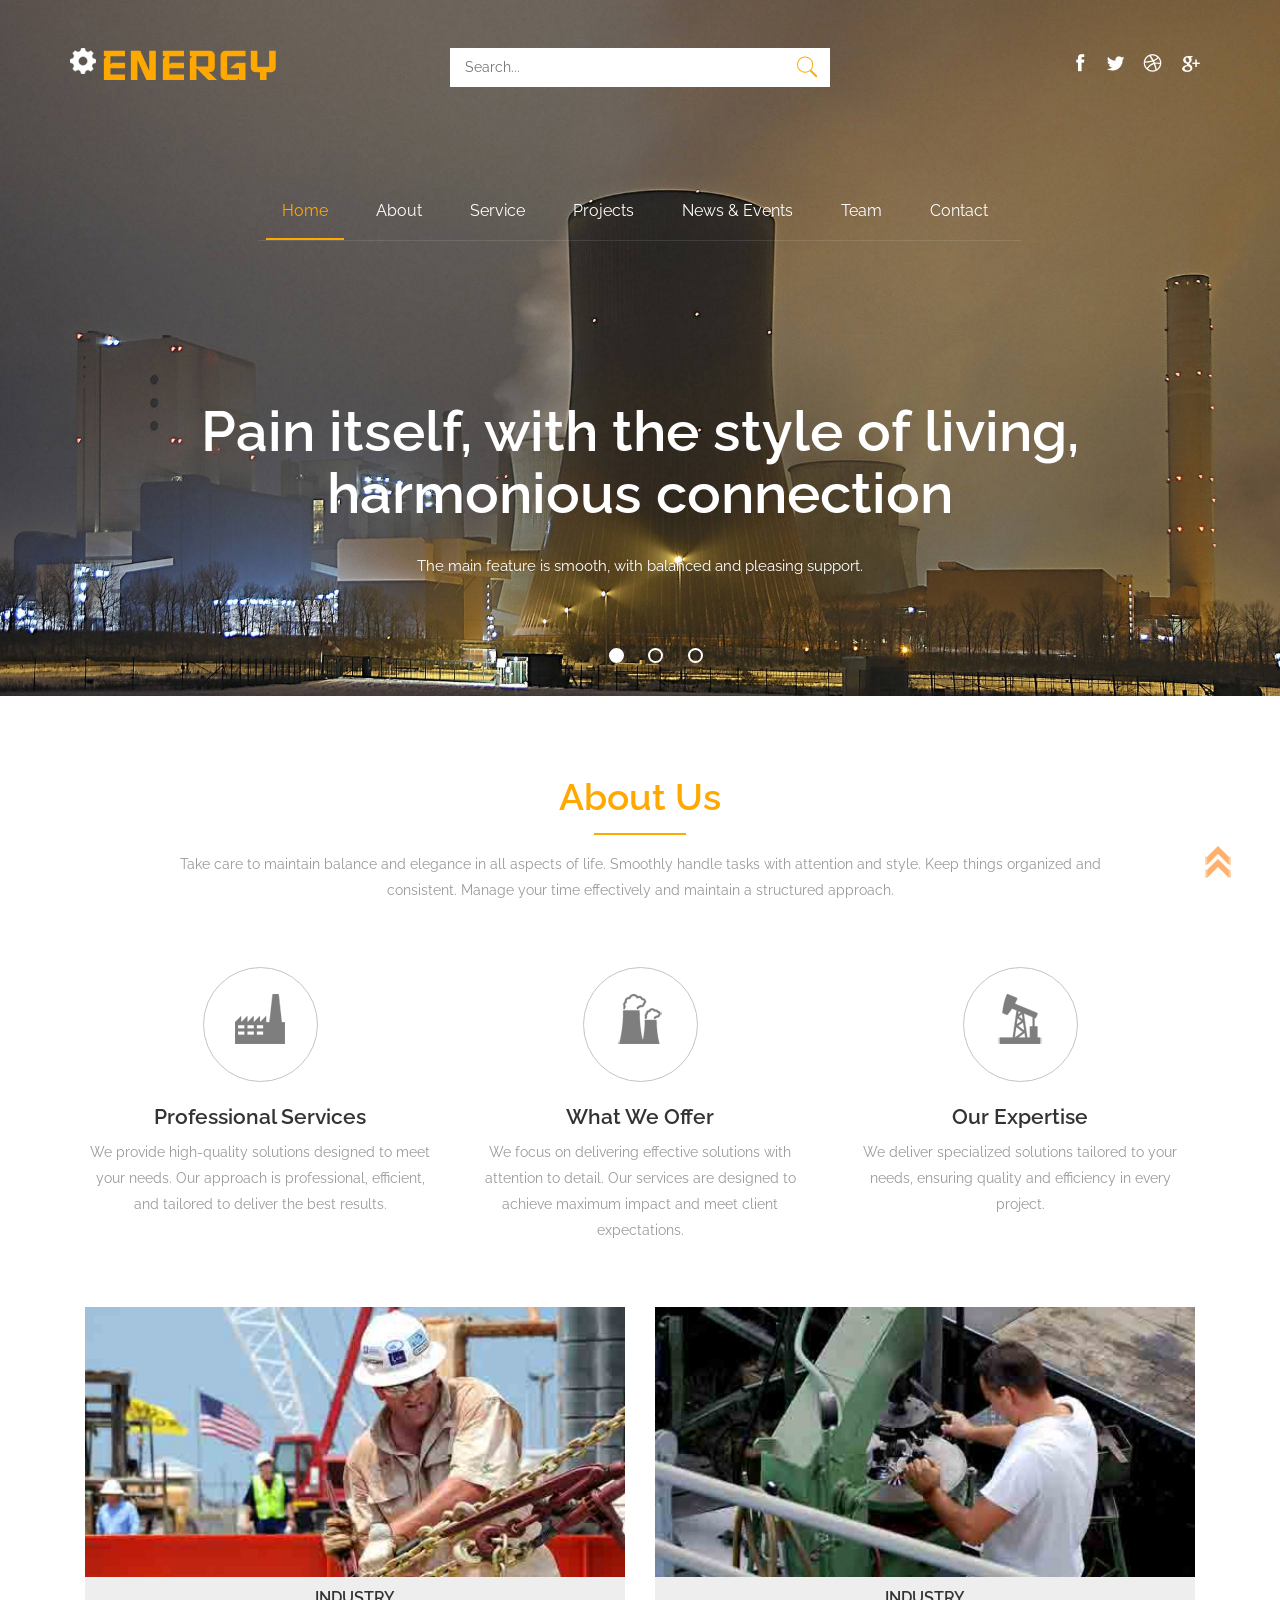
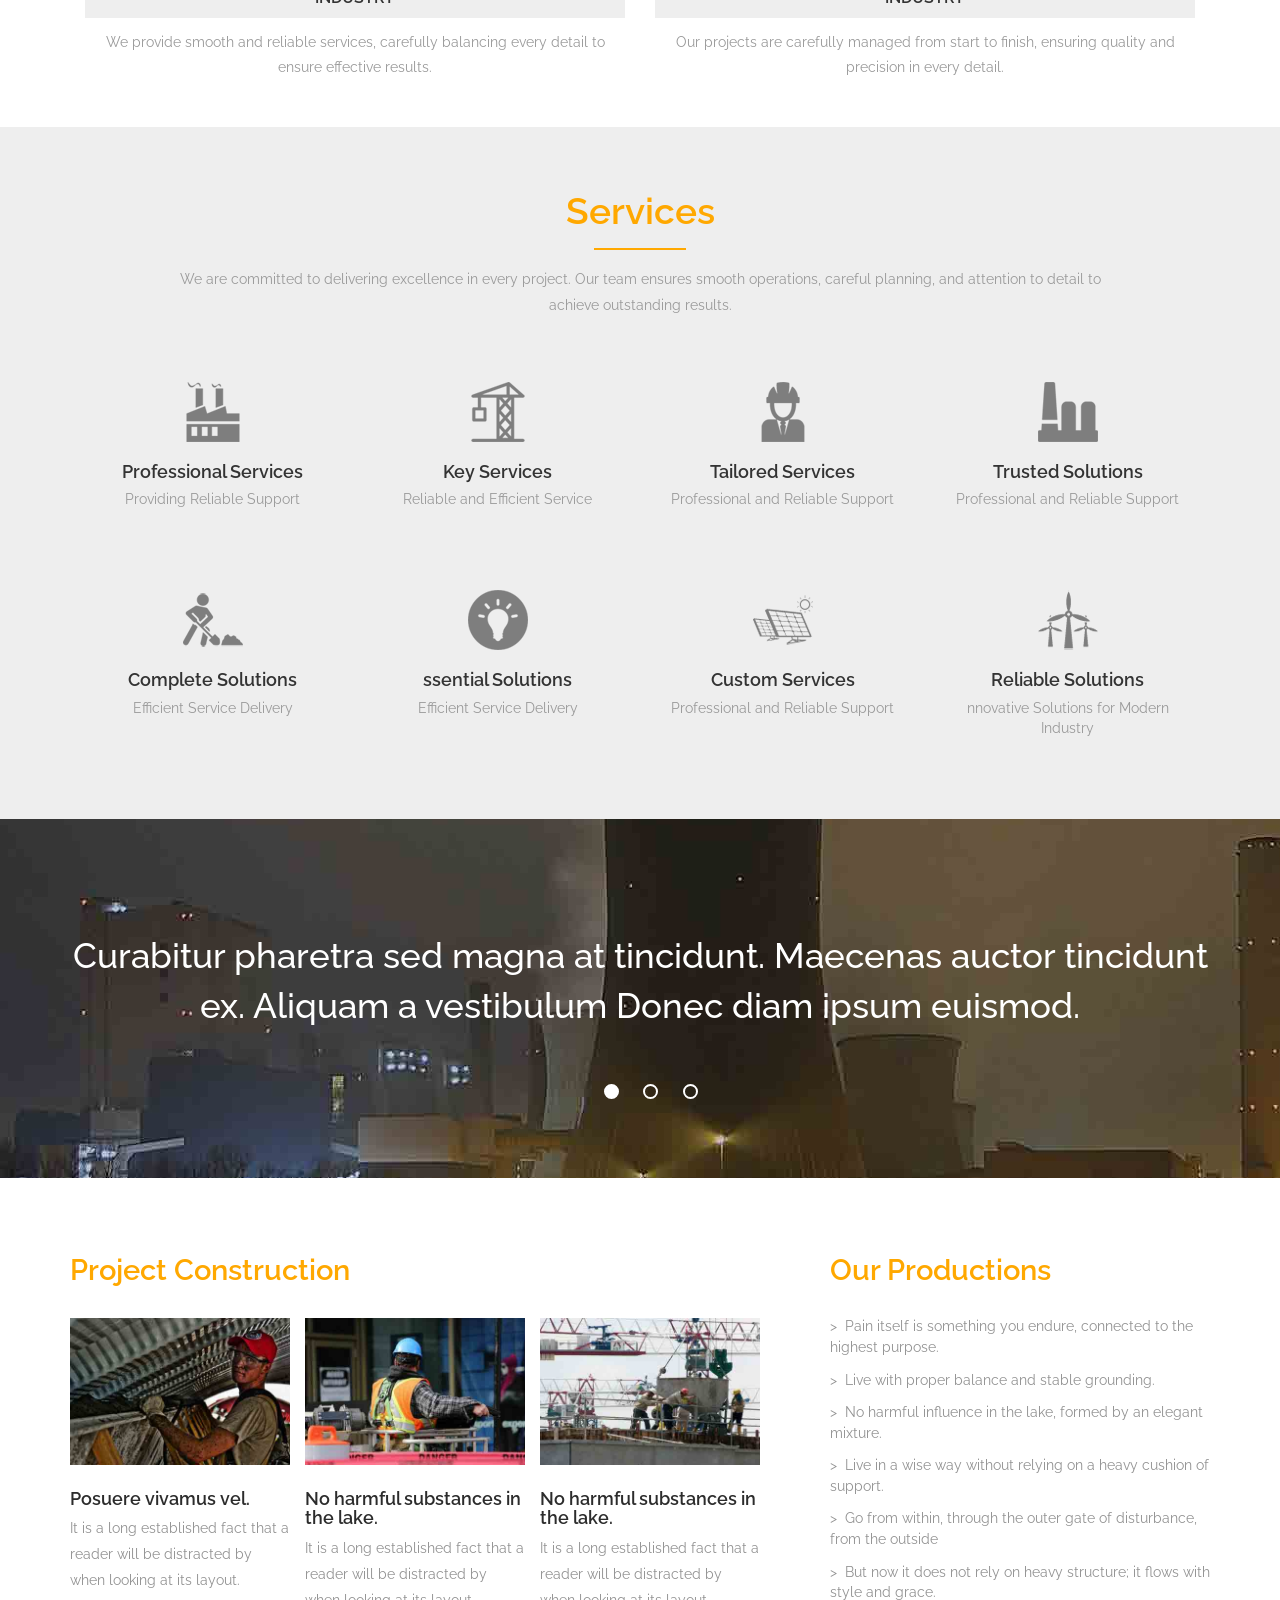
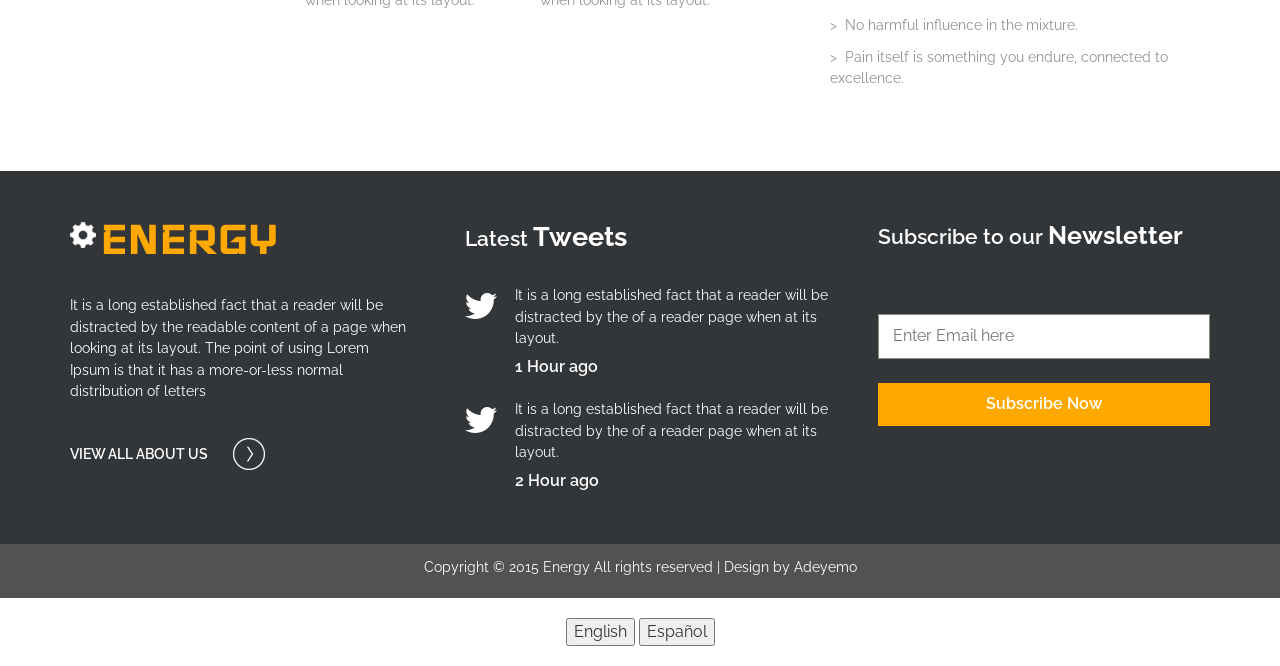
<file: index.html>
<!DOCTYPE HTML>
<html>
<head>
<title>Energy a Industrial Responsive Website Template | Home ::</title>
<link href="css/bootstrap.css" rel='stylesheet' type='text/css' />
<!-- jQuery (necessary JavaScript plugins) -->
<script src="js/jquery.min.js"></script>
<!-- Custom Theme files -->
<link href="css/style.css" rel='stylesheet' type='text/css' />
<!-- Custom Theme files -->
<!--//theme-style-->
<meta name="viewport" content="width=device-width, initial-scale=1">
<meta http-equiv="Content-Type" content="text/html; charset=utf-8" />
<meta name="keywords" content="Energy Responsive web template, Bootstrap Web Templates, Flat Web Templates, Android Compatible web template, 
Smartphone Compatible web template, free webdesigns for Nokia, Samsung, LG, Sony Ericsson, Motorola web design" />
<script type="application/x-javascript"> addEventListener("load", function() { setTimeout(hideURLbar, 0); }, false); function hideURLbar(){ window.scrollTo(0,1); } </script>
<link href='//fonts.googleapis.com/css?family=Montserrat|Raleway:400,200,300,500,600,700,800,900,100' rel='stylesheet' type='text/css'>
<link href='//fonts.googleapis.com/css?family=Iceland' rel='stylesheet' type='text/css'>
<!--/animated-css-->
<script type="text/javascript" src="js/move-top.js"></script>
<script type="text/javascript" src="js/easing.js"></script>
<!--/script-->
<script type="text/javascript">
			jQuery(document).ready(function($) {
				$(".scroll").click(function(event){		
					event.preventDefault();
					$('html,body').animate({scrollTop:$(this.hash).offset().top},900);
				});
			});
</script>
<!--script-->

</head>
<body>
<!-- banner -->
<div class="banner">
	 <div class="container">
		 <div class="header">
				<div class="col-md-4 head-logo">
				 	<h1><a href="index.html"><img src="images/engry.png" alt=""/>ENERGY</a></h1>
				</div>
				<div class="col-md-4 search">					
				    <form>
					<input type="text" value="" placeholder="Search...">
					<input type="submit" value="">
					</form>					
				</div>
				<div class="col-md-4 social">
				   <ul>
						<li><a href="#"><i class="facebook"></i></a></li>
						<li><a href="#"><i class="twitter"></i></a></li>
						<li><a href="#"><i class="dribble"></i></a></li>	
						<li><a href="#"><i class="google"></i></a></li>										
				  </ul>
				</div>
				<div class="clearfix"> </div>
		 </div>
		 <div class="top-menu">
			 <span class="menu"><img src="images/nav-icon.png"></span>
			 <ul>
					 <li class="active"><a href="index.html" class="scroll">Home</a></li>
					 <li><a class="scroll" href="#about">About</a></li>	
					 <li><a class="scroll" href="#services">Service</a></li>
					 <li><a href="projects.html">Projects</a></li>					 
					 <li><a href="news.html">News & Events</a></li>	
                      <li><a href="team.html">Team</a></li>							 
					 <li><a href="contact.html">Contact</a></li>					 
						<div class="clearfix"></div>
				 </ul>
				 <!-- script-for-menu -->
		 <script>					
					$("span.menu").click(function(){
						$(".top-menu ul").slideToggle("slow" , function(){
						});
					});
		 </script>
		 <!-- script-for-menu -->	

		 </div>
	 </div>
	 <!-- //container -->
	 <div class="container">
				<script src="js/responsiveslides.min.js"></script>
					 <script>
						// You can also use "$(window).load(function() {"
						$(function () {
						  // Slideshow 4
						  $("#slider3,#slider2").responsiveSlides({
							auto: true,
							pager: true,
							nav: false,
							speed: 500,
							namespace: "callbacks",
							before: function () {
							  $('.events').append("<li>before event fired.</li>");
							},
							after: function () {
							  $('.events').append("<li>after event fired.</li>");
							}
						  });
					
						});
					  </script>
			<div  id="top" class="callbacks_container">
				<ul class="rslides" id="slider3">
					<li>
						<div class="banner-info">
								<h3>Pain itself, with the style of living, harmonious connection</h3>								
								<p>The main feature is smooth, with balanced and pleasing support.</p>
						</div>
					</li>
					<li>
						<div class="banner-info">
								<h3>Now and then, a balanced course nurtures a lively connection.</h3>								
								<p>Sit in such a way that the structure is properly aligned.</p>
						</div>
					</li>
					<li>
						<div class="banner-info">
							<h3>Set up time with proper support and suspend awkwardly.</h3>								
							<p>Also, manage issues smoothly within a balanced framework.</p>
						</div>
					</li>
				</ul>
			</div>
	 </div>
</div>

<!-- about -->
<div id="about" class="about">
	 <div class="container">
		 <div class="about-head">
			 <h3>About Us</h3>
			 <span></span>
			 <p>Take care to maintain balance and elegance in all aspects of life. 
			    	 Smoothly handle tasks with attention and style. Keep things organized and consistent.
				 Manage your time effectively and maintain a structured approach.</p>
		 </div>
		 <div class="about-grids">
			<div class="col-md-4 bottom-grid text-center">				
					<div class="btm-info">	
						 <div class="icon">
							<img src="images/ic1.png" alt="">
						 </div>
						<h4>Professional Services</h4>
						<p>We provide high-quality solutions designed to meet your needs.
							Our approach is professional, efficient,
							and tailored to deliver the best results.</p>
					</div>
		     </div>
				<div class="col-md-4 bottom-grid text-center">	
					 <div class="btm-info">
						<div class="icon">
							<img src="images/ic2.png" alt="">
						 </div>					
						   <h4>What We Offer</h4>
							<p>We focus on delivering effective solutions with attention to detail. 
								Our services are designed to achieve maximum impact and meet client expectations.</p>
					 </div>					
				</div>
				<div class="col-md-4 bottom-grid text-center">	
					 <div class="btm-info">
					    <div class="icon">
							<img src="images/ic3.png" alt="">
						 </div>							
							<h4>Our Expertise</h4>
							<p>We deliver specialized solutions tailored to your needs, ensuring quality and efficiency in every project.</p>
					   </div>
				</div>
				<div class="clearfix"></div>
		   </div>
		  <div class="about-pics">
			 <div class="col-md-6 pic-grid">
				 <img src="images/pic1.jpg" alt=""/>				 
				 <h4>Industry</h4>
				 <p>We provide smooth and reliable services, carefully balancing every detail to ensure effective results.</p>
			 </div>
			  <div class="col-md-6 pic-grid">				 
				 <img src="images/pic2.jpg" alt=""/>				 
				 <h4>Industry</h4>
				 <p>Our projects are carefully managed from start to finish, ensuring quality and precision in every detail.</p>
			 </div>
			 <div class="clearfix"></div>
		 </div>
	 </div>
</div>
<!-- services -->
<div id="services" class="services">
	 <div class="container">
		 <div class="service-head">
			 <h3>Services</h3>
			 <span></span>
			 <p>We are committed to delivering excellence in every project. 
				 Our team ensures smooth operations, careful planning, and attention to detail to achieve outstanding results.</p>
		 </div>
		 <div class="service_grids">
			 <div class="col-md-3 service_grid text-center">
				 <img src="images/s1.png" alt=""/>
				 <h6><a href="#">Professional Services</a></h6>
				 <p>Providing Reliable Support</p>
			 </div>
			 <div class="col-md-3 service_grid text-center">
				 <img src="images/s2.png" alt=""/>
				 <h6><a href="#">Key Services</a></h6>
				 <p>Reliable and Efficient Service</p>
			 </div>
			 <div class="col-md-3 service_grid text-center">
				 <img src="images/s3.png" alt=""/>
				 <h6><a href="#">Tailored Services</a></h6>
				 <p>Professional and Reliable Support</p>
			 </div>
			 <div class="col-md-3 service_grid text-center">
				 <img src="images/s4.png" alt=""/>
				 <h6><a href="#">Trusted Solutions</a></h6>
				 <p>Professional and Reliable Support</p>
			 </div>
			 <div class="clearfix"></div>
		 </div>
		 <div class="ser_sec">
			 <div class="col-md-3 service_grid text-center">
				 <img src="images/s5.png" alt=""/>
				 <h6><a href="#">Complete Solutions</a></h6>
				 <p>Efficient Service Delivery</p>
			 </div>
			 <div class="col-md-3 service_grid text-center">
				 <img src="images/s6.png" alt=""/>
				 <h6><a href="#">ssential Solutions</a></h6>
				 <p>Efficient Service Delivery</p>
			 </div>
			 <div class="col-md-3 service_grid text-center">
				 <img src="images/s7.png" alt=""/>
				 <h6><a href="#">Custom Services</a></h6> 
				 <p>Professional and Reliable Support</p>
			 </div>
			 <div class="col-md-3 service_grid text-center">
				 <img src="images/s8.png" alt=""/>
				 <h6><a href="#">Reliable Solutions</a></h6>
				 <p>nnovative Solutions for Modern Industry</p>
			 </div>
			 <div class="clearfix"></div>
		 </div>
	 </div>
</div>
<!--slider-->
<!----->
 <script>
    $(function () {
      $("#slider2").responsiveSlides({
      	auto: true,
      	speed: 500,
        namespace: "callbacks2",
        pager: true,
      });
    });
  </script>

<div class="slider btm_sld">
	 <div class="container">
		 <div class="callbacks2_container">
			 <ul class="rslides" id="slider2">
					 <li>						 
						<p>Curabitur pharetra sed magna at tincidunt. Maecenas auctor tincidunt ex.
						Aliquam a vestibulum Donec diam ipsum euismod.</p>	   					  
					 </li>	
					 <li>						 
						<p>Fusce erat nibh, ornare et suscipit non, varius a sapien. Donec vel lectus
						   vitae nibh sodales semper. Donec diam ipsum.</p>	  					  
					 </li>
					 <li>						 
						<p>Proin tincidunt sit amet velit quis dignissim. Donec et odio sed purus tristique
						 vitae nibh imperdiet diam sed eget metus.</p>	   					  
					 </li>				
			 </ul>
		 </div>
	 </div>
</div>
<!---->
<div class="products">
	 <div class="container">		 
		 <div class="col-md-8 product-grids">
			 <h3>Project Construction</h3>
			 <div class="product-grid">
				 <img src="images/pc1.jpg" alt=""/>
				 <h4><a href="project.html">Posuere vivamus vel.</a></h4>
				 <p>It is a long established fact that a reader will be distracted by when looking at its layout.</p>
			 </div>
			 <div class="product-grid">
				 <img src="images/pc2.jpg" alt=""/>
				 <h4><a href="project.html">No harmful substances in the lake.</a></h4>
				 <p>It is a long established fact that a reader will be distracted by when looking at its layout.</p>
			 </div>
			 <div class="product-grid">
				 <img src="images/pc3.jpg" alt=""/>
				 <h4><a href="project.html">No harmful substances in the lake.</a></h4>
				 <p>It is a long established fact that a reader will be distracted by when looking at its layout.</p>
			 </div>
			 <div class="clearfix"></div>
		 </div>
		 <div class="col-md-4 product-lists">
			 <h3>Our Productions</h3>
			 <ul class="list1">
				 <li><a href="#">>  &nbsp;Pain itself is something you endure, connected to the highest purpose.</a></li>
				 <li><a href="#">>  &nbsp;Live with proper balance and stable grounding.</a></li>
				 <li><a href="#">>  &nbsp;No harmful influence in the lake, formed by an elegant mixture.</a></li>
				 <li><a href="#">>  &nbsp;Live in a wise way without relying on a heavy cushion of support.</a></li>
				 <li><a href="#">>  &nbsp;Go from within, through the outer gate of disturbance, from the outside</a></li>
				 <li><a href="#">>  &nbsp;But now it does not rely on heavy structure; it flows with style and grace.</a></li>
				 <li><a href="#">>  &nbsp;No harmful influence in the mixture.</a></li>
				 <li><a href="#">>  &nbsp;Pain itself is something you endure, connected to excellence.</a></li>
			 </ul>
		 </div>
		 <div class="clearfix"></div>		 
	 </div>
</div>
<!----- news-letter ----->
<!---->
<div class="footer1">
	 <div class="container">
		 <div class="ftr1-grids">
				<div class="col-md-4 ftr-grid1">
					 <div class="head-logo logo">
						 <h1><a href="index.html"><img src="images/engry.png" alt=""/>ENERGY</a></h1>
					 </div>
					 <p>It is a long established fact that a reader will be distracted by the readable content of a page when looking at its layout. 
					 The point of using Lorem Ipsum is that it has a more-or-less normal distribution of letters</p>
					 <a class="view" href="#">View ALL ABOUT US <i class="view"></i></a>					 
				</div>
				<div class="col-md-4 frt-grid2">
					 <h3>Latest <span>Tweets</span></h3>
					 <div class="ftr-grid">
						 <p>It is a long established fact that a 
						 reader will be distracted by the of a reader page when at its layout.</p>
						 <a href="#">1 Hour ago</a>
					 </div>
					 <div class="ftr-grid">
						 <p>It is a long established fact that a 
						 reader will be distracted by the of a reader page when at its layout.</p>
						 <a href="#">2 Hour ago</a>
					 </div>
				</div>
				<div class="col-md-4 ftr-grid3">
					 <h3>Subscribe to our <span>Newsletter</span></h3>
					 <form>
						 <input type="text" placeholder="Enter Email here" required/>
						 <input type="submit" value="Subscribe Now"/>
					 </form>
				</div>
				<div class="clearfix"></div>
		 </div>
	 </div>
</div>
<!---->
<div class="copywrite">
		 <div class="container">		 
				 <p>Copyright © 2015 Energy All rights reserved | Design by Adeyemo</a></p>
		</div>
</div>
<!---->
<script type="text/javascript">
		$(document).ready(function() {
				/*
				var defaults = {
				containerID: 'toTop', // fading element id
				containerHoverID: 'toTopHover', // fading element hover id
				scrollSpeed: 1200,
				easingType: 'linear' 
				};
				*/
		$().UItoTop({ easingType: 'easeOutQuart' });
});
</script>
<a href="#to-top" id="toTop" style="display: block;"> <span id="toTopHover" style="opacity: 1;"> </span></a>
<!----> 
<div class="language-switcher" style="text-align:center; margin:20px 0;">
    <button onclick="switchLanguage('en')">English</button>
    <button onclick="switchLanguage('es')">Español</button>
</div>
</body>
<script>
    const translations = {
        en: {
            aboutTitle: "About Us",
            aboutText: "Nulla eget mauris quis elit mollis ornare vitae ut odio..."
            // Add other texts you want to translate
        },
        es: {
            aboutTitle: "Sobre Nosotros",
            aboutText: "Nulla eget mauris quis elit mollis ornare vitae ut odio..."
            // Add other texts here
        }
    };

    function switchLanguage(lang) {
        // Example: change About section
        document.querySelector('#about .about-head h3').textContent = translations[lang].aboutTitle;
        document.querySelector('#about .about-head p').textContent = translations[lang].aboutText;

        // Repeat for other sections as needed
    }
</script>

</html>
</file>
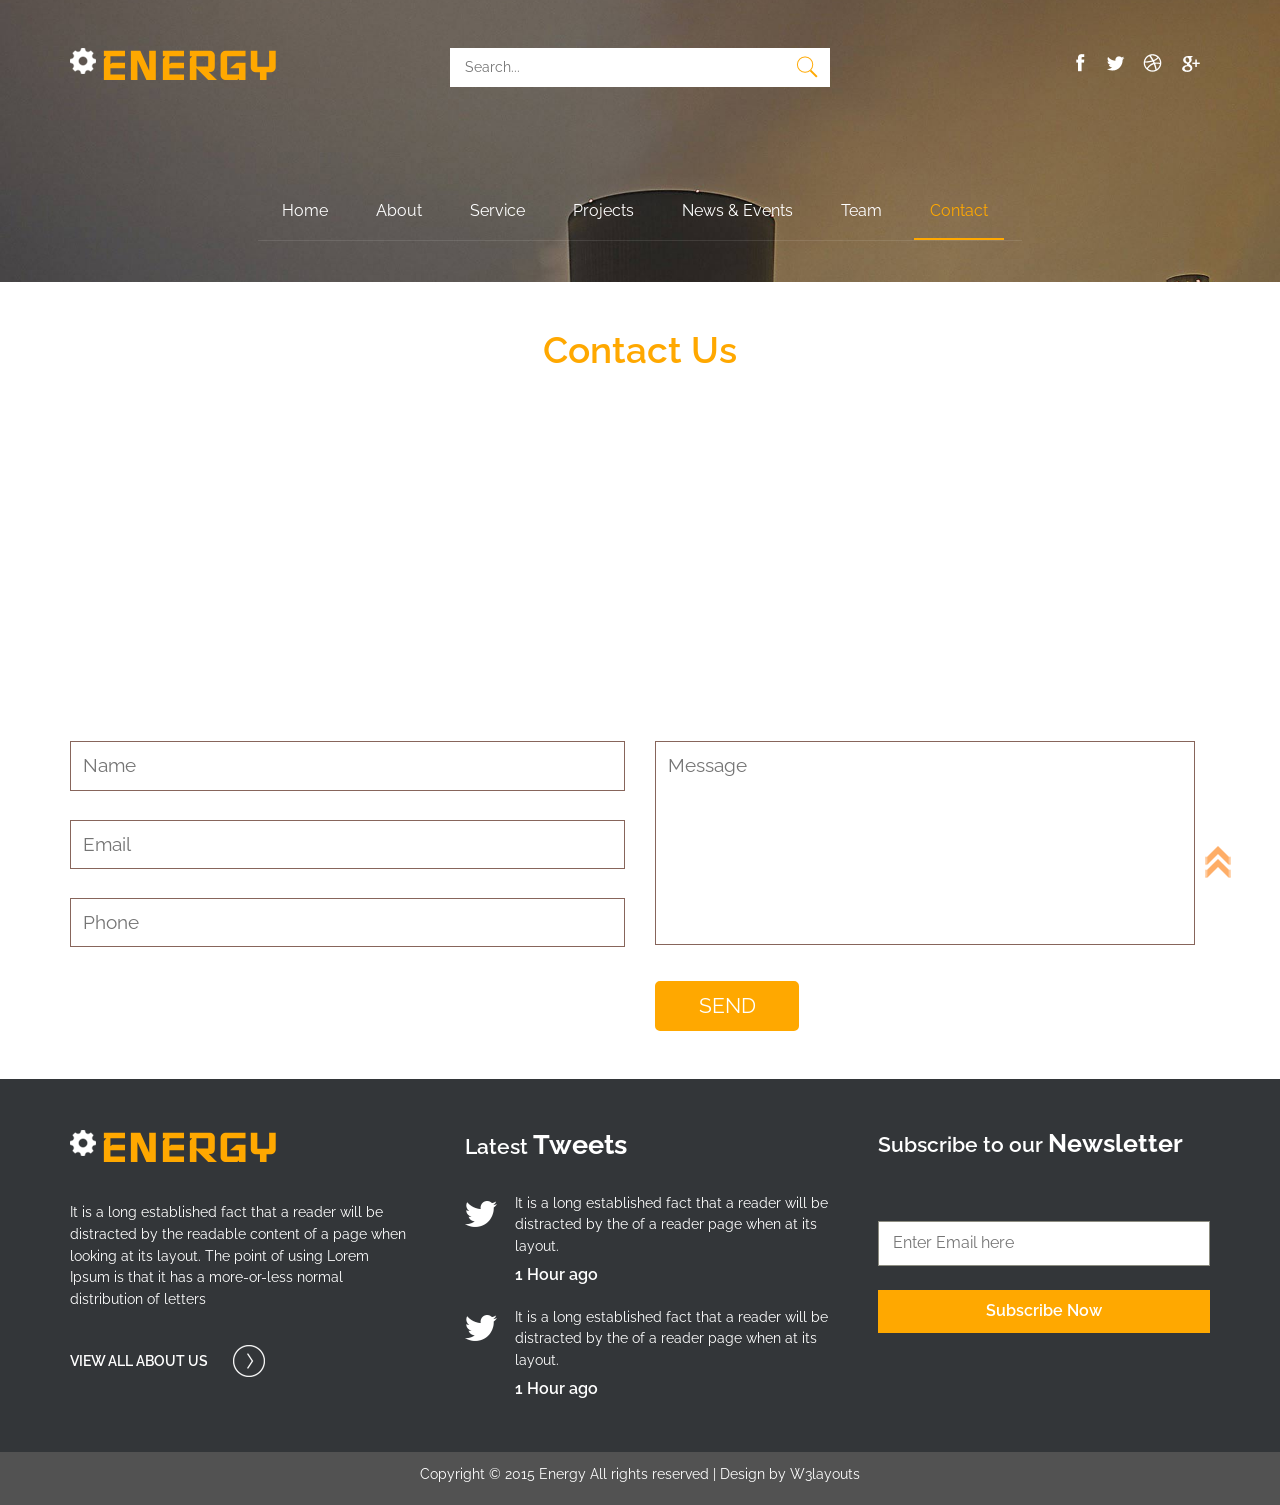
<file: contact.html>
<!DOCTYPE HTML>
<html>
<head>
<title>Energy a Industrial Category Flat Bootstrap Responsive Website Template | Contact :: w3layouts</title>
<link href="css/bootstrap.css" rel='stylesheet' type='text/css' />
<!-- jQuery (necessary JavaScript plugins) -->
<script src="js/jquery.min.js"></script>
<!-- Custom Theme files -->
<link rel="stylesheet" href="css/touchTouch.css" type="text/css" media="all" />
<link href="css/style.css" rel='stylesheet' type='text/css' />
<!-- Custom Theme files -->
<!--//theme-style-->
<meta name="viewport" content="width=device-width, initial-scale=1">
<meta http-equiv="Content-Type" content="text/html; charset=utf-8" />
<meta name="keywords" content="Energy Responsive web template, Bootstrap Web Templates, Flat Web Templates, Android Compatible web template, 
Smartphone Compatible web template, free webdesigns for Nokia, Samsung, LG, Sony Ericsson, Motorola web design" />
<script type="application/x-javascript"> addEventListener("load", function() { setTimeout(hideURLbar, 0); }, false); function hideURLbar(){ window.scrollTo(0,1); } </script>
<link href='//fonts.googleapis.com/css?family=Montserrat|Raleway:400,200,300,500,600,700,800,900,100' rel='stylesheet' type='text/css'>
<link href='//fonts.googleapis.com/css?family=Iceland' rel='stylesheet' type='text/css'>
<!--/animated-css-->
<script type="text/javascript" src="js/move-top.js"></script>
<script type="text/javascript" src="js/easing.js"></script>
<!--/script-->
<script type="text/javascript">
			jQuery(document).ready(function($) {
				$(".scroll").click(function(event){		
					event.preventDefault();
					$('html,body').animate({scrollTop:$(this.hash).offset().top},900);
				});
			});
</script>
<!--script-->
</head>
<body>
<!-- banner -->
<div class="banner banner2">
	 <div class="container">
		 <div class="header">
				<div class="col-md-4 head-logo">
				 	<h1><a href="index.html"><img src="images/engry.png" alt=""/>ENERGY</a></h1>
				</div>
				<div class="col-md-4 search">					
				    <form>
					<input type="text" value="" placeholder="Search...">
					<input type="submit" value="">
					</form>					
				</div>
				<div class="col-md-4 social">
				   <ul>
						<li><a href="#"><i class="facebook"></i></a></li>
						<li><a href="#"><i class="twitter"></i></a></li>
						<li><a href="#"><i class="dribble"></i></a></li>	
						<li><a href="#"><i class="google"></i></a></li>										
				  </ul>
				</div>
				<div class="clearfix"> </div>
		 </div>
		 <div class="top-menu">
			 <span class="menu"><img src="images/nav-icon.png"></span>
			<ul class="menu2">
					 <li><a href="index.html">Home</a></li>
					 <li><a href="index.html">About</a></li>	
					 <li><a href="index.html">Service</a></li>
					 <li><a href="projects.html">Projects</a></li>					 
					 <li><a href="news.html">News & Events</a></li>	
                      <li><a href="team.html">Team</a></li>							 
					 <li class="active"><a href="contact.html">Contact</a></li>
					 
						<div class="clearfix"></div>
				 </ul>
				 <!-- script-for-menu -->
		 <script>					
					$("span.menu").click(function(){
						$(".top-menu ul").slideToggle("slow" , function(){
						});
					});
		 </script>
		 <!-- script-for-menu -->	
		 </div>
	 </div>	 
</div>
<!---->	
<div class="contact">
	 <div class="container">
		 <h2>Contact Us</h3>
		 <div class="map">
			 <iframe src="https://www.google.com/maps/embed?pb=!1m18!1m12!1m3!1d6139400.007323361!2d12.573610799999999!3d41.292460049999995!2m3!1f0!2f0!3f0!3m2!1i1024!2i768!4f13.1!3m3!1m2!1s0x12d4fe82448dd203%3A0xe22cf55c24635e6f!2sItaly!5e0!3m2!1sen!2sin!4v1432959759826" frameborder="0" style="border:0"></iframe>
		 </div>		 
		  <form>
			 <div class="col-md-6 contact-left">
					<input type="text" placeholder="Name" required/>
					<input type="text" placeholder="Email" required/>
					<input type="text" placeholder="Phone" required/>
			 </div>
			 <div class="col-md-6 contact-right">
				 <textarea placeholder="Message"></textarea>
				 <input type="submit" value="SEND"/>
			 </div>
			 <div class="clearfix"></div>
		 </form>			

	 </div>
</div>
<!---->
<div class="footer1">
	 <div class="container">
		 <div class="ftr1-grids">
				<div class="col-md-4 ftr-grid1">
					 <div class="head-logo logo">
						 <h1><a href="index.html"><img src="images/engry.png" alt=""/>ENERGY</a></h1>
					 </div>
					 <p>It is a long established fact that a reader will be distracted by the readable content of a page when looking at its layout. 
					 The point of using Lorem Ipsum is that it has a more-or-less normal distribution of letters</p>
					 <a class="view" href="#">View ALL ABOUT US <i class="view"></i></a>				 
				</div>
				<div class="col-md-4 frt-grid2">
					 <h3>Latest <span>Tweets</span></h3>
					 <div class="ftr-grid">
						 <p>It is a long established fact that a 
						 reader will be distracted by the of a reader page when at its layout.</p>
						 <a href="#">1 Hour ago</a>
					 </div>
					 <div class="ftr-grid">
						 <p>It is a long established fact that a 
						 reader will be distracted by the of a reader page when at its layout.</p>
						 <a href="#">1 Hour ago</a>
					 </div>
				</div>
				<div class="col-md-4 ftr-grid3">
					 <h3>Subscribe to our <span>Newsletter</span></h3>
					 <form>
						 <input type="text" placeholder="Enter Email here" required/>
						 <input type="submit" value="Subscribe Now"/>
					 </form>
				</div>
				<div class="clearfix"></div>
		 </div>
	 </div>
</div>
<div class="copywrite">
		 <div class="container">		 
				 <p>Copyright © 2015 Energy All rights reserved | Design by <a href="http://w3layouts.com" target="_blank">W3layouts</a></p>
		</div>
</div>
<!---->
<script type="text/javascript">
		$(document).ready(function() {
				/*
				var defaults = {
				containerID: 'toTop', // fading element id
				containerHoverID: 'toTopHover', // fading element hover id
				scrollSpeed: 1200,
				easingType: 'linear' 
				};
				*/
		$().UItoTop({ easingType: 'easeOutQuart' });
});
</script>
<a href="#to-top" id="toTop" style="display: block;"> <span id="toTopHover" style="opacity: 1;"> </span></a>
<!----> 


</body>
</html>
</file>
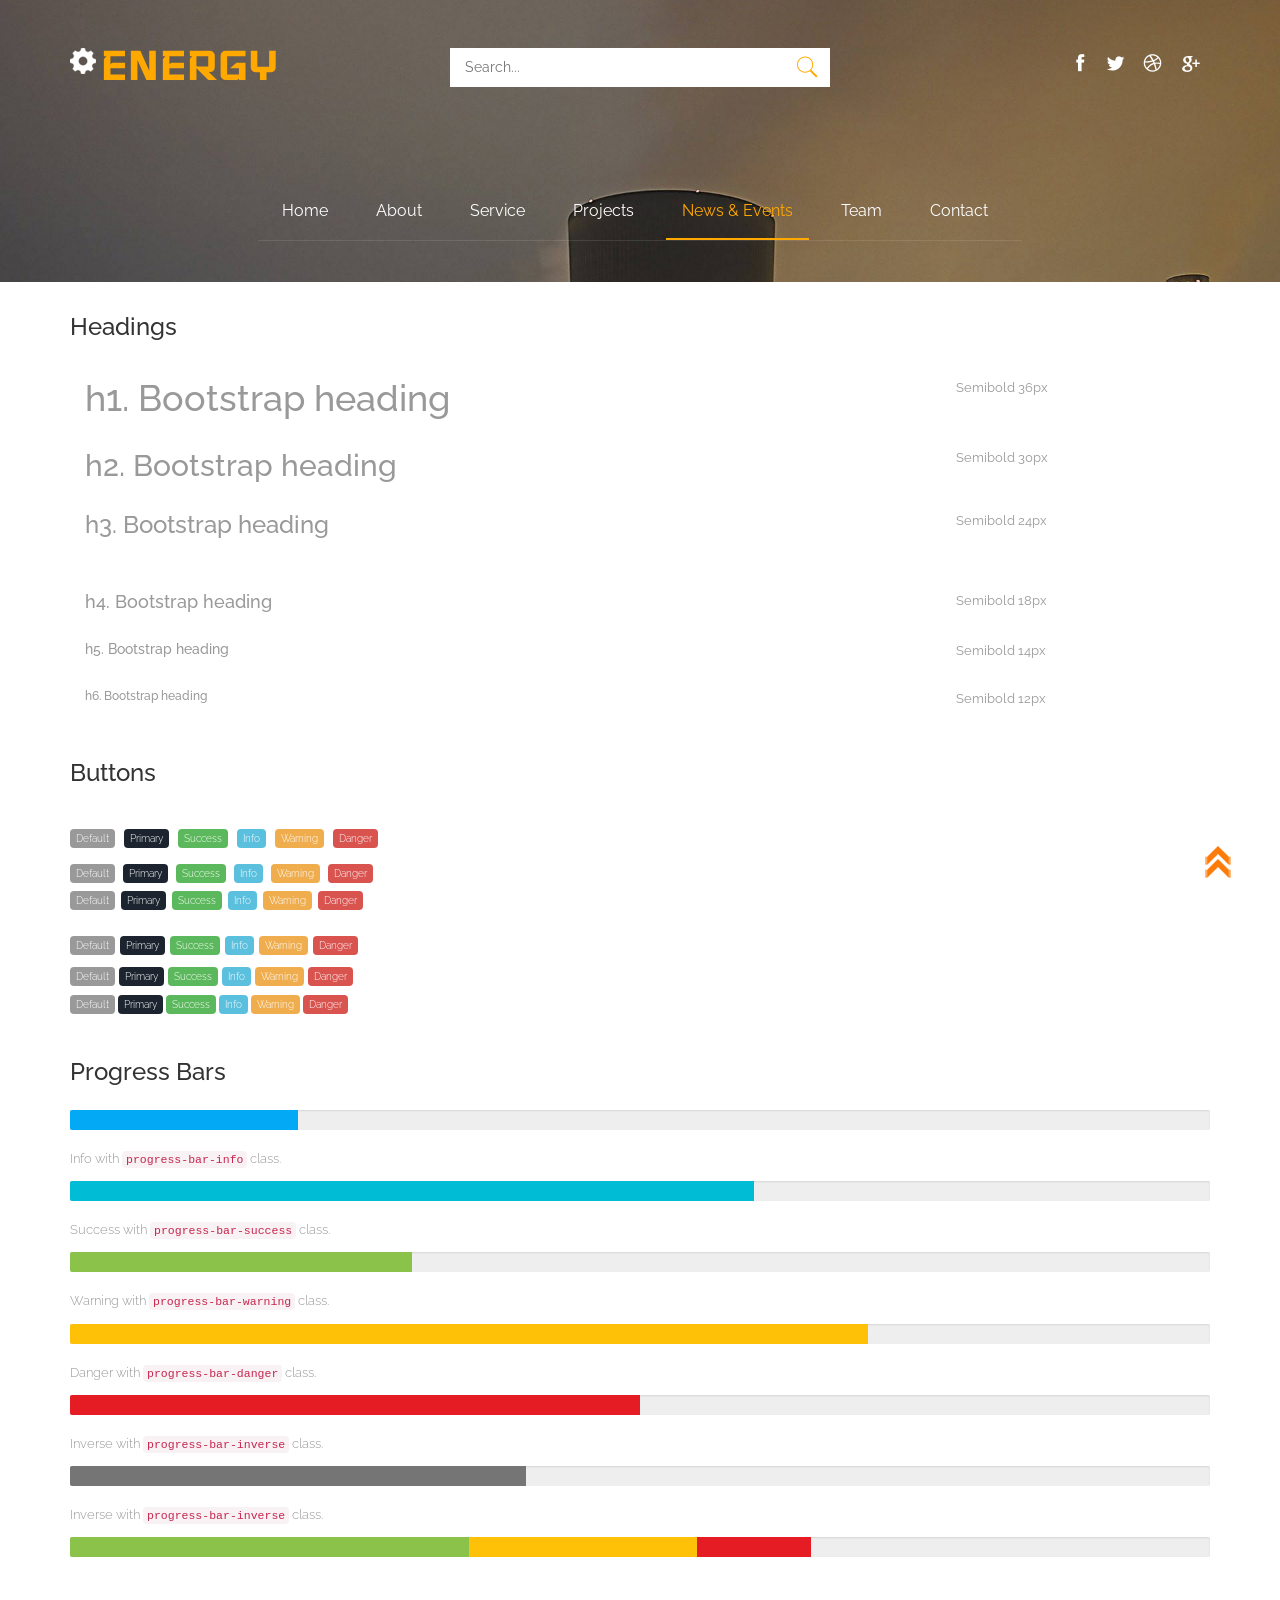
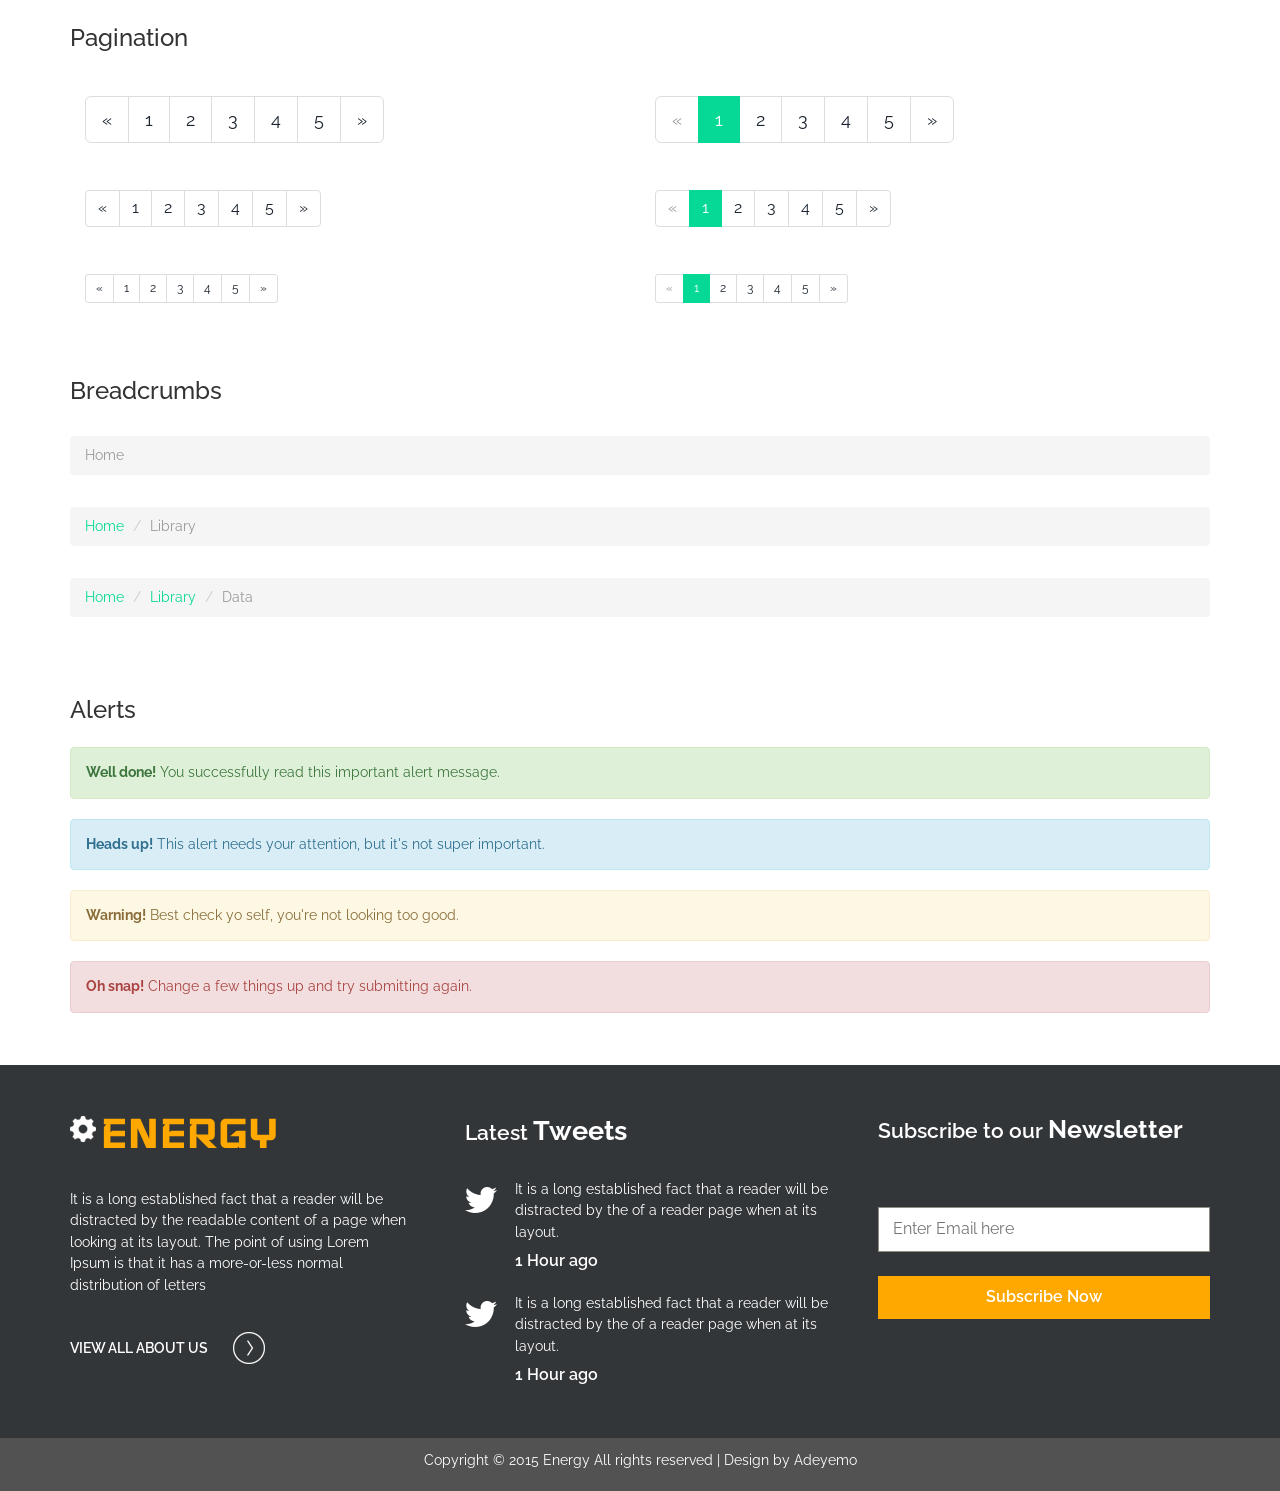
<file: news.html>
<!DOCTYPE HTML>
<html>
<head>
<title>Energy a Industrial Category Flat Bootstrap Responsive Website Template | News :: </title>
<link href="css/bootstrap.css" rel='stylesheet' type='text/css' />
<!-- jQuery (necessary JavaScript plugins) -->
<script src="js/jquery.min.js"></script>
<!-- Custom Theme files -->
<link rel="stylesheet" href="css/touchTouch.css" type="text/css" media="all" />
<link href="css/style.css" rel='stylesheet' type='text/css' />
<!-- Custom Theme files -->
<!--//theme-style-->
<meta name="viewport" content="width=device-width, initial-scale=1">
<meta http-equiv="Content-Type" content="text/html; charset=utf-8" />
<meta name="keywords" content="Energy Responsive web template, Bootstrap Web Templates, Flat Web Templates, Android Compatible web template, 
Smartphone Compatible web template, free webdesigns for Nokia, Samsung, LG, Sony Ericsson, Motorola web design" />
<script type="application/x-javascript"> addEventListener("load", function() { setTimeout(hideURLbar, 0); }, false); function hideURLbar(){ window.scrollTo(0,1); } </script>
<link href='//fonts.googleapis.com/css?family=Montserrat|Raleway:400,200,300,500,600,700,800,900,100' rel='stylesheet' type='text/css'>
<link href='//fonts.googleapis.com/css?family=Iceland' rel='stylesheet' type='text/css'>
<!--/animated-css-->
<script type="text/javascript" src="js/move-top.js"></script>
<script type="text/javascript" src="js/easing.js"></script>
<!--/script-->
<script type="text/javascript">
			jQuery(document).ready(function($) {
				$(".scroll").click(function(event){		
					event.preventDefault();
					$('html,body').animate({scrollTop:$(this.hash).offset().top},900);
				});
			});
</script>
<!--script-->
</head>
<body>
<!-- banner -->
<div class="banner banner2">
	 <div class="container">
		 <div class="header">
				<div class="col-md-4 head-logo">
				 	<h1><a href="index.html"><img src="images/engry.png" alt=""/>ENERGY</a></h1>
				</div>
				<div class="col-md-4 search">					
				    <form>
					<input type="text" value="" placeholder="Search...">
					<input type="submit" value="">
					</form>					
				</div>
				<div class="col-md-4 social">
				   <ul>
						<li><a href="#"><i class="facebook"></i></a></li>
						<li><a href="#"><i class="twitter"></i></a></li>
						<li><a href="#"><i class="dribble"></i></a></li>	
						<li><a href="#"><i class="google"></i></a></li>										
				  </ul>
				</div>
				<div class="clearfix"> </div>
		 </div>
		 <div class="top-menu">
			 <span class="menu"><img src="images/nav-icon.png"></span>
			 <ul>
					 <li><a href="index.html">Home</a></li>
					 <li><a href="index.html">About</a></li>	
					 <li><a href="index.html">Service</a></li>
					 <li><a href="projects.html">Projects</a></li>					 
					 <li class="active"><a href="news.html">News & Events</a></li>	
                      <li><a href="team.html">Team</a></li>							 
					 <li><a href="contact.html">Contact</a></li>
					 
						<div class="clearfix"></div>
				 </ul>
				 <!-- script-for-menu -->
		 <script>					
					$("span.menu").click(function(){
						$(".top-menu ul").slideToggle("slow" , function(){
						});
					});
		 </script>
		 <!-- script-for-menu -->	
		 </div>
	 </div>	 
</div>
<!---->	
<div class="typrography">
	 <div class="container">
		 <div class="grid_3 grid_4">
		     <h3>Headings</h3>
		     <div class="bs-example">
				 <table class="table">
				  <tbody>
					<tr>
					  <td><h1 id="h1.-bootstrap-heading">h1. Bootstrap heading<a class="anchorjs-link" href="#h1.-bootstrap-heading"><span class="anchorjs-icon"></span></a></h1></td>
					  <td class="type-info">Semibold 36px</td>
					</tr>
					<tr>
					  <td><h2 id="h2.-bootstrap-heading">h2. Bootstrap heading<a class="anchorjs-link" href="#h2.-bootstrap-heading"><span class="anchorjs-icon"></span></a></h2></td>
					  <td class="type-info">Semibold 30px</td>
					</tr>
					<tr>
					  <td><h3 id="h3.-bootstrap-heading">h3. Bootstrap heading<a class="anchorjs-link" href="#h3.-bootstrap-heading"><span class="anchorjs-icon"></span></a></h3></td>
					  <td class="type-info">Semibold 24px</td>
					</tr>
					<tr>
					  <td><h4 id="h4.-bootstrap-heading">h4. Bootstrap heading<a class="anchorjs-link" href="#h4.-bootstrap-heading"><span class="anchorjs-icon"></span></a></h4></td>
					  <td class="type-info">Semibold 18px</td>
					</tr>
					<tr>
					  <td><h5 id="h5.-bootstrap-heading">h5. Bootstrap heading<a class="anchorjs-link" href="#h5.-bootstrap-heading"><span class="anchorjs-icon"></span></a></h5></td>
					  <td class="type-info">Semibold 14px</td>
					</tr>
					<tr>
					  <td><h6>h6. Bootstrap heading</h6></td>
					  <td class="type-info">Semibold 12px</td>
					</tr>
				  </tbody>
				 </table>
			 </div>
	      </div>
		  
		  <div class="grid_3 grid_5">
			<h3>Buttons</h3>
			  <h1>
				<a href="#"><span class="label label-default">Default</span></a>
				<a href="#"><span class="label label-primary">Primary</span></a>
				<a href="#"><span class="label label-success">Success</span></a>
				<a href="#"><span class="label label-info">Info</span></a>
				<a href="#"><span class="label label-warning">Warning</span></a>
				<a href="#"><span class="label label-danger">Danger</span></a>
			  </h1>
			  <h2>
				<a href="#"><span class="label label-default">Default</span></a>
				<a href="#"><span class="label label-primary">Primary</span></a>
				<a href="#"><span class="label label-success">Success</span></a>
				<a href="#"><span class="label label-info">Info</span></a>
				<a href="#"><span class="label label-warning">Warning</span></a>
				<a href="#"><span class="label label-danger">Danger</span></a>
			  </h2>
			  <h3>
				<a href="#"><span class="label label-default">Default</span></a>
				<a href="#"><span class="label label-primary">Primary</span></a>
				<a href="#"><span class="label label-success">Success</span></a>
				<a href="#"><span class="label label-info">Info</span></a>
				<a href="#"><span class="label label-warning">Warning</span></a>
				<a href="#"><span class="label label-danger">Danger</span></a>
			  </h3>
			  <h4 class="typ1">
				<a href="#"><span class="label label-default">Default</span></a>
				<a href="#"><span class="label label-primary">Primary</span></a>
				<a href="#"><span class="label label-success">Success</span></a>
				<a href="#"><span class="label label-info">Info</span></a>
				<a href="#"><span class="label label-warning">Warning</span></a>
				<a href="#"><span class="label label-danger">Danger</span></a>
			  </h4>
			  <h5 class="typ1">
				<a href="#"><span class="label label-default">Default</span></a>
				<a href="#"><span class="label label-primary">Primary</span></a>
				<a href="#"><span class="label label-success">Success</span></a>
				<a href="#"><span class="label label-info">Info</span></a>
				<a href="#"><span class="label label-warning">Warning</span></a>
				<a href="#"><span class="label label-danger">Danger</span></a>
			  </h5>
			  <h6 class="typ1">
				<a href="#"><span class="label label-default">Default</span></a>
				<a href="#"><span class="label label-primary">Primary</span></a>
				<a href="#"><span class="label label-success">Success</span></a>
				<a href="#"><span class="label label-info">Info</span></a>
				<a href="#"><span class="label label-warning">Warning</span></a>
				<a href="#"><span class="label label-danger">Danger</span></a>
			  </h6>
	      </div>
			
		  <div class="grid_3 grid_5">
			 <h3>Progress Bars</h3>
			  <div class="tab-content">
				 <div class="tab-pane active" id="domprogress">
					 <div class="progress">    
					      <div class="progress-bar progress-bar-primary" style="width: 20%"></div>
					 </div>
					 <p>Info with <code>progress-bar-info</code> class.</p>
					 <div class="progress">    
						 <div class="progress-bar progress-bar-info" style="width: 60%"></div>
					 </div>
					 <p>Success with <code>progress-bar-success</code> class.</p>
					 <div class="progress">
						 <div class="progress-bar progress-bar-success" style="width: 30%"></div>
					 </div>
					 <p>Warning with <code>progress-bar-warning</code> class.</p>
					 <div class="progress">
						 <div class="progress-bar progress-bar-warning" style="width: 70%"></div>
					 </div>
					 <p>Danger with <code>progress-bar-danger</code> class.</p>
					 <div class="progress">
						 <div class="progress-bar progress-bar-danger" style="width: 50%"></div>
					 </div>
					 <p>Inverse with <code>progress-bar-inverse</code> class.</p>
					 <div class="progress">
						 <div class="progress-bar progress-bar-inverse" style="width: 40%"></div>
					 </div>
					 <p>Inverse with <code>progress-bar-inverse</code> class.</p>
					 <div class="progress">
						 <div class="progress-bar progress-bar-success" style="width: 35%"><span class="sr-only">35% Complete (success)</span></div>
						 <div class="progress-bar progress-bar-warning" style="width: 20%"><span class="sr-only">20% Complete (warning)</span></div>
						 <div class="progress-bar progress-bar-danger" style="width: 10%"><span class="sr-only">10% Complete (danger)</span></div>
					 </div>
				   </div>
			   </div>
		   </div>
		   
		   <div class="grid_3 grid_5">
			 <h3>Pagination</h3>
			 <div class="col-md-6">
				  <nav>
				  <ul class="pagination pagination-lg">
					<li><a href="#" aria-label="Previous"><span aria-hidden="true">«</span></a></li>
					<li><a href="#">1</a></li>
					<li><a href="#">2</a></li>
					<li><a href="#">3</a></li>
					<li><a href="#">4</a></li>
					<li><a href="#">5</a></li>
					<li><a href="#" aria-label="Next"><span aria-hidden="true">»</span></a></li>
				  </ul>
				  </nav>
				  <nav>
				  <ul class="pagination">
					<li><a href="#" aria-label="Previous"><span aria-hidden="true">«</span></a></li>
					<li><a href="#">1</a></li>
					<li><a href="#">2</a></li>
					<li><a href="#">3</a></li>
					<li><a href="#">4</a></li>
					<li><a href="#">5</a></li>
					<li><a href="#" aria-label="Next"><span aria-hidden="true">»</span></a></li>
				  </ul>
				 </nav>
				 <nav>
				   <ul class="pagination pagination-sm">
					<li><a href="#" aria-label="Previous"><span aria-hidden="true">«</span></a></li>
					<li><a href="#">1</a></li>
					<li><a href="#">2</a></li>
					<li><a href="#">3</a></li>
					<li><a href="#">4</a></li>
					<li><a href="#">5</a></li>
					<li><a href="#" aria-label="Next"><span aria-hidden="true">»</span></a></li>
				  </ul>
				 </nav>				 
			 </div>
			 <div class="col-md-6">
					<ul class="pagination pagination-lg">
									<li class="disabled"><a href="#"><span aria-hidden="true">«</span></i></a></li>
									<li class="active"><a href="#">1</a></li>
									<li><a href="#">2</a></li>
									<li><a href="#">3</a></li>
									<li><a href="#">4</a></li>
									<li><a href="#">5</a></li>
									<li><a href="#" aria-label="Next"><span aria-hidden="true">»</span></a></li>
								</ul>
				<nav>
				  <ul class="pagination">
					<li class="disabled"><a href="#" aria-label="Previous"><span aria-hidden="true">«</span></a></li>
					<li class="active"><a href="#">1 <span class="sr-only">(current)</span></a></li>
					<li><a href="#">2</a></li>
					<li><a href="#">3</a></li>
					<li><a href="#">4</a></li>
					<li><a href="#">5</a></li>
					<li><a href="#" aria-label="Next"><span aria-hidden="true">»</span></a></li>
				 </ul>
			   </nav>
				 <ul class="pagination pagination-sm">
					<li class="disabled"><a href="#"><span aria-hidden="true">«</span></i></a></li>
					<li class="active"><a href="#">1</a></li>
					<li><a href="#">2</a></li>
					<li><a href="#">3</a></li>
					<li><a href="#">4</a></li>
					<li><a href="#">5</a></li>
					<li><a href="#" aria-label="Next"><span aria-hidden="true">»</span></a></li>
				</ul>
				</div>
			   <div class="clearfix"> </div>
		 </div>
		 <div class="grid_3 grid_5">
			 <h3>Breadcrumbs</h3>
			   <ol class="breadcrumb">
			  <li class="active">Home</li>
			</ol>
			<ol class="breadcrumb">
			  <li><a href="#">Home</a></li>
			  <li class="active">Library</li>
			</ol>
			<ol class="breadcrumb">
			  <li><a href="#">Home</a></li>
			  <li><a href="#">Library</a></li>
			  <li class="active">Data</li>
			</ol>
		 </div>
		 <div class="grid_3 grid_5">
			 <h3>Alerts</h3>
			   <div class="alert alert-success" role="alert">
				<strong>Well done!</strong> You successfully read this important alert message.
			   </div>
			   <div class="alert alert-info" role="alert">
				<strong>Heads up!</strong> This alert needs your attention, but it's not super important.
			   </div>
			   <div class="alert alert-warning" role="alert">
				<strong>Warning!</strong> Best check yo self, you're not looking too good.
			   </div>
			   <div class="alert alert-danger" role="alert">
				<strong>Oh snap!</strong> Change a few things up and try submitting again.
			   </div>
		  </div>
	 </div>
</div>
<!---->
<div class="footer1">
	 <div class="container">
		 <div class="ftr1-grids">
				<div class="col-md-4 ftr-grid1">
					 <div class="head-logo logo">
						 <h1><a href="index.html"><img src="images/engry.png" alt=""/>ENERGY</a></h1>
					 </div>
					 <p>It is a long established fact that a reader will be distracted by the readable content of a page when looking at its layout. 
					 The point of using Lorem Ipsum is that it has a more-or-less normal distribution of letters</p>
					 <a class="view" href="#">View ALL ABOUT US <i class="view"></i></a>				 
				</div>
				<div class="col-md-4 frt-grid2">
					 <h3>Latest <span>Tweets</span></h3>
					 <div class="ftr-grid">
						 <p>It is a long established fact that a 
						 reader will be distracted by the of a reader page when at its layout.</p>
						 <a href="#">1 Hour ago</a>
					 </div>
					 <div class="ftr-grid">
						 <p>It is a long established fact that a 
						 reader will be distracted by the of a reader page when at its layout.</p>
						 <a href="#">1 Hour ago</a>
					 </div>
				</div>
				<div class="col-md-4 ftr-grid3">
					 <h3>Subscribe to our <span>Newsletter</span></h3>
					 <form>
						 <input type="text" placeholder="Enter Email here" required/>
						 <input type="submit" value="Subscribe Now"/>
					 </form>
				</div>
				<div class="clearfix"></div>
		 </div>
	 </div>
</div>
<!---->
<div class="copywrite">
		 <div class="container">		 
			<p>Copyright © 2015 Energy All rights reserved | Design by Adeyemo <a href="http://w3layouts.com" target="_blank"</a></p>
		</div>
</div>
<!---->
<!---->
<script type="text/javascript">
		$(document).ready(function() {
				/*
				var defaults = {
				containerID: 'toTop', // fading element id
				containerHoverID: 'toTopHover', // fading element hover id
				scrollSpeed: 1200,
				easingType: 'linear' 
				};
				*/
		$().UItoTop({ easingType: 'easeOutQuart' });
});
</script>
<a href="#to-top" id="toTop" style="display: block;"> <span id="toTopHover" style="opacity: 1;"> </span></a>
<!----> 


</body>

</html>
</file>
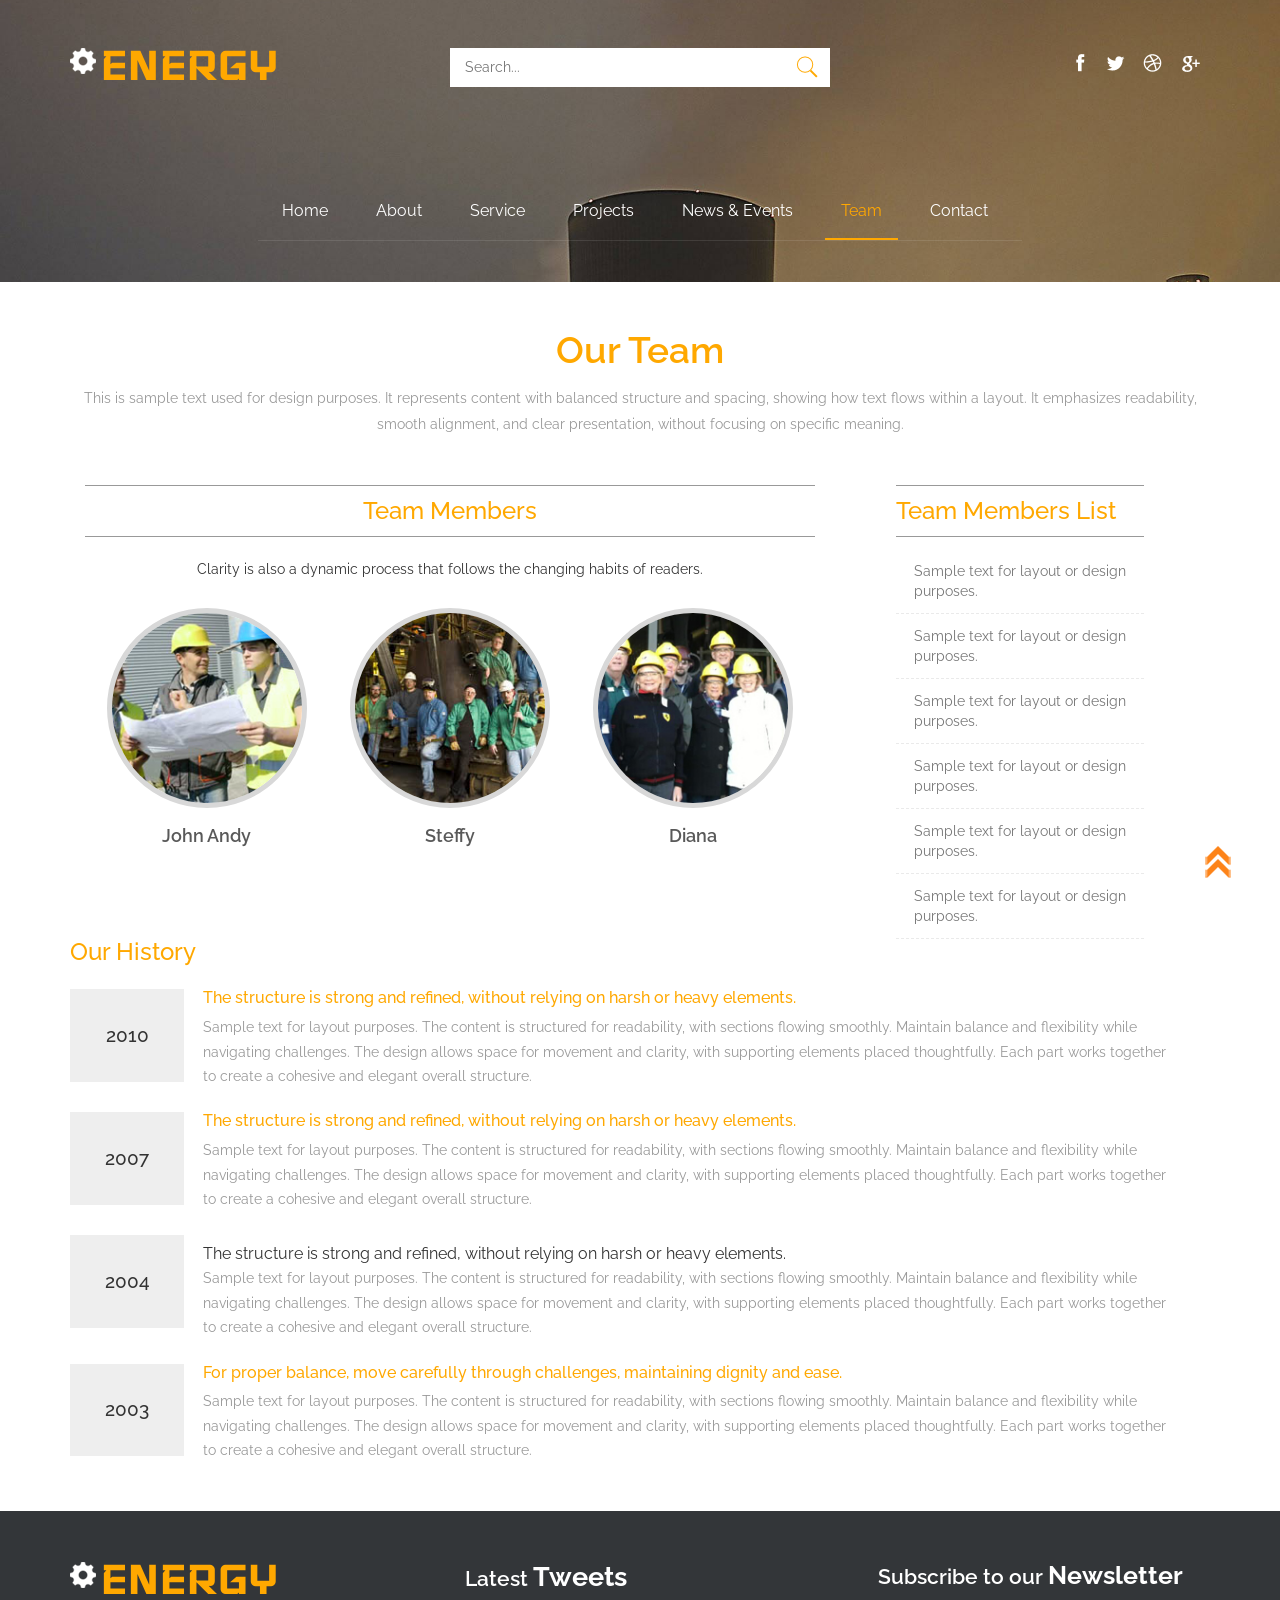
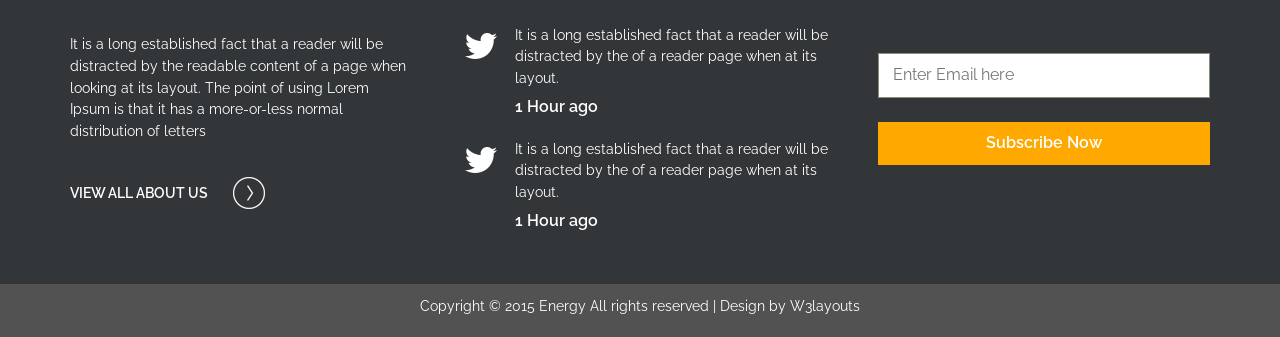
<file: team.html>
<!DOCTYPE HTML>
<html>
<head>
<title>Energy </title>
<link href="css/bootstrap.css" rel='stylesheet' type='text/css' />
<!-- jQuery (necessary JavaScript plugins) -->
<script src="js/jquery.min.js"></script>
<!-- Custom Theme files -->
<link href="css/style.css" rel='stylesheet' type='text/css' />
<!-- Custom Theme files -->
<!--//theme-style-->
<meta name="viewport" content="width=device-width, initial-scale=1">
<meta http-equiv="Content-Type" content="text/html; charset=utf-8" />
<meta name="keywords" content="Energy Responsive web template, Bootstrap Web Templates, Flat Web Templates, Android Compatible web template, 
Smartphone Compatible web template, free webdesigns for Nokia, Samsung, LG, Sony Ericsson, Motorola web design" />
<script type="application/x-javascript"> addEventListener("load", function() { setTimeout(hideURLbar, 0); }, false); function hideURLbar(){ window.scrollTo(0,1); } </script>
<link href='//fonts.googleapis.com/css?family=Montserrat|Raleway:400,200,300,500,600,700,800,900,100' rel='stylesheet' type='text/css'>
<link href='//fonts.googleapis.com/css?family=Iceland' rel='stylesheet' type='text/css'>  
<!--/animated-css-->
<script type="text/javascript" src="js/move-top.js"></script>
<script type="text/javascript" src="js/easing.js"></script>
<!--/script-->
<script type="text/javascript">
			jQuery(document).ready(function($) {
				$(".scroll").click(function(event){		
					event.preventDefault();
					$('html,body').animate({scrollTop:$(this.hash).offset().top},900);
				});
			});
</script>
<!--script-->
</head>
<body>
<!-- banner -->
<div class="banner banner2">
	 <div class="container">
		 <div class="header">
				<div class="col-md-4 head-logo">
				 	<h1><a href="index.html"><img src="images/engry.png" alt=""/>ENERGY</a></h1>
				</div>
				<div class="col-md-4 search">					
				    <form>
					<input type="text" value="" placeholder="Search...">
					<input type="submit" value="">
					</form>					
				</div>
				<div class="col-md-4 social">
				   <ul>
						<li><a href="#"><i class="facebook"></i></a></li>
						<li><a href="#"><i class="twitter"></i></a></li>
						<li><a href="#"><i class="dribble"></i></a></li>	
						<li><a href="#"><i class="google"></i></a></li>										
				  </ul>
				</div>
				<div class="clearfix"> </div>
		 </div>
		 <div class="top-menu">
			 <span class="menu"><img src="images/nav-icon.png"></span>
			 <ul class="menu2">
					 <li><a href="index.html">Home</a></li>
					 <li><a href="index.html">About</a></li>	
					 <li><a href="index.html">Service</a></li>
					 <li><a href="projects.html">Projects</a></li>					 
					 <li><a href="news.html">News & Events</a></li>	
                     <li class="active"><a href="team.html">Team</a></li>							 
					 <li><a href="contact.html">Contact</a></li>					 
						<div class="clearfix"></div>
				 </ul>
				 <!-- script-for-menu -->
		 <script>					
					$("span.menu").click(function(){
						$(".top-menu ul").slideToggle("slow" , function(){
						});
					});
		 </script>
		 <!-- script-for-menu -->	
		 </div>
	 </div>	 
</div>
<!---->	
<div class="team">
	 <div class="container">
		 <div class="team_head">
		 <h2>Our Team</h2>
		 <p>This is sample text used for design purposes. It represents content with balanced structure and spacing,
			 showing how text flows within a layout. It emphasizes readability,
			 smooth alignment, and clear presentation, without focusing on specific meaning.</p>
		 </div>
		 <div class="team-sec">
		 <div class="col-md-8 team-grid text-center">										 
					  <h3>Team Members</h3>
					  <p>Clarity is also a dynamic process that follows the changing habits of readers.</p>
					  <ul id="flexiselDemo3">
						<li>
							<div class="biseller-column teams">
							<img src="images/t1.jpg" alt=""/>	
							<h4>John Andy</h4>
							</div>
						</li>
						<li>
							<div class="biseller-column teams">
							<img src="images/t2.jpg" alt=""/>	
							<h4>Steffy</h4>						
							</div>
						</li>
						<li>
							<div class="biseller-column teams">
							<img src="images/t3.jpg" alt=""/>	
							<h4>Diana</h4>							
							</div>
						</li>
						<li>
							<div class="biseller-column teams">
							<img src="images/t4.jpg" alt=""/>	
							<h4>John Kramer</h4>						
							</div>
						</li>
						<li>
							<div class="biseller-column teams">
							<img src="images/t2.jpg" alt=""/>	
							<h4>Steffy</h4>							
							</div>
						</li>						
			     	   </ul>
		 </div>			 		 
				<script type="text/javascript">
				 $(window).load(function() {
					$("#flexiselDemo3").flexisel({
						visibleItems: 3,
						animationSpeed: 1000,
						autoPlay: true,
						autoPlaySpeed: 3000,    		
						pauseOnHover: true,
						enableResponsiveBreakpoints: true,
				    	responsiveBreakpoints: { 
				    		portrait: { 
				    			changePoint:480,
				    			visibleItems: 1
				    		}, 
				    		landscape: { 
				    			changePoint:640,
				    			visibleItems: 2
				    		},
				    		tablet: { 
				    			changePoint:768,
				    			visibleItems: 3
				    		},
							ipad2: { 
				    			changePoint:768,
				    			visibleItems: 3
				    		}
				    	}
				    });
				    
				});
			   </script>			
			   <script type="text/javascript" src="js/jquery.flexisel.js"></script>
			 
		 <div class="col-md-4 t_list">
				  <div class="team-sidebar">
						<h3>Team Members List</h3>
					   <ul>
						  <li><a href="#"><span> </span>Sample text for layout or design purposes.</a></li>
						  <li><a href="#"><span> </span>Sample text for layout or design purposes.</a></li>
						  <li><a href="#"><span> </span>Sample text for layout or design purposes.</a></li>
						  <li><a href="#"><span> </span>Sample text for layout or design purposes.</a></li>
						  <li><a href="#"><span> </span>Sample text for layout or design purposes.</a></li>
						  <li><a href="#"><span> </span>Sample text for layout or design purposes.</a></li>
					  </ul>							  
				 </div>						
		 </div>		 
			<div class="clearfix"></div>
		 </div>
		 <div class="history">
			  <h3>Our History</h3>
			  <div class="history_grids">
				 <div class="list-grid">
					 <div class="list-year"><h4>2010</h4></div>
					 <div class="histry_info">
						 <h5>The structure is strong and refined, without relying on harsh or heavy elements.</h5>
						 <p>Sample text for layout purposes. The content is structured for readability, with sections flowing smoothly.
							 Maintain balance and flexibility while navigating challenges. The design allows space for movement and clarity, with supporting elements placed thoughtfully.
							 Each part works together to create a cohesive and elegant overall structure.</p>
					 </div>
					 <div class="clearfix"></div>
				 </div>
				 <div class="list-grid">
					 <div class="list-year"><h4>2007</h4></div>
					 <div class="histry_info">
						 <h5>The structure is strong and refined, without relying on harsh or heavy elements.</h5>
						 <p>Sample text for layout purposes. The content is structured for readability, with sections flowing smoothly.
							 Maintain balance and flexibility while navigating challenges. The design allows space for movement and clarity, with supporting elements placed thoughtfully.
							 Each part works together to create a cohesive and elegant overall structure.</p>
					 </div>
					 <div class="clearfix"></div>
				 </div>
				 <div class="list-grid">
					 <div class="list-year"><h4>2004</h4></div>
					 <div class="histry_info">
						 <h5></h5>The structure is strong and refined, without relying on harsh or heavy elements.</h5>
						 <p>Sample text for layout purposes. The content is structured for readability, with sections flowing smoothly.
							 Maintain balance and flexibility while navigating challenges. The design allows space for movement and clarity, with supporting elements placed thoughtfully.
							 Each part works together to create a cohesive and elegant overall structure.</p>
					 </div>
					 <div class="clearfix"></div>
				 </div>
				 <div class="list-grid">
					 <div class="list-year"><h4>2003</h4></div>
					 <div class="histry_info">
						 <h5>For proper balance, move carefully through challenges, maintaining dignity and ease.</h5>
						 <p>Sample text for layout purposes. The content is structured for readability, with sections flowing smoothly. 
							 Maintain balance and flexibility while navigating challenges. The design allows space for movement and clarity, with supporting elements placed thoughtfully. 
							 Each part works together to create a cohesive and elegant overall structure.</p>
					 </div>
					 <div class="clearfix"></div>
				 </div>
			  </div>
		 </div>
	 </div>
</div>
<!---->
<div class="footer1">
	 <div class="container">
		 <div class="ftr1-grids">
				<div class="col-md-4 ftr-grid1">
					 <div class="head-logo logo">
						 <h1><a href="index.html"><img src="images/engry.png" alt=""/>ENERGY</a></h1>
					 </div>
					 <p>It is a long established fact that a reader will be distracted by the readable content of a page when looking at its layout. 
					 The point of using Lorem Ipsum is that it has a more-or-less normal distribution of letters</p>
					 <a class="view" href="#">View ALL ABOUT US <i class="view"></i></a>				 
				</div>
				<div class="col-md-4 frt-grid2">
					 <h3>Latest <span>Tweets</span></h3>
					 <div class="ftr-grid">
						 <p>It is a long established fact that a 
						 reader will be distracted by the of a reader page when at its layout.</p>
						 <a href="#">1 Hour ago</a>
					 </div>
					 <div class="ftr-grid">
						 <p>It is a long established fact that a 
						 reader will be distracted by the of a reader page when at its layout.</p>
						 <a href="#">1 Hour ago</a>
					 </div>
				</div>
				<div class="col-md-4 ftr-grid3">
					 <h3>Subscribe to our <span>Newsletter</span></h3>
					 <form>
						 <input type="text" placeholder="Enter Email here" required/>
						 <input type="submit" value="Subscribe Now"/>
					 </form>
				</div>
				<div class="clearfix"></div>
		 </div>
	 </div>
</div>
<!---->
<div class="copywrite">
		 <div class="container">		 
				 <p>Copyright © 2015 Energy All rights reserved | Design by <a href="http://w3layouts.com" target="_blank">W3layouts</a></p>
		</div>
</div>
<!---->
<!---->
<script type="text/javascript">
		$(document).ready(function() {
				/*
				var defaults = {
				containerID: 'toTop', // fading element id
				containerHoverID: 'toTopHover', // fading element hover id
				scrollSpeed: 1200,
				easingType: 'linear' 
				};
				*/
		$().UItoTop({ easingType: 'easeOutQuart' });
});
</script>
<a href="#to-top" id="toTop" style="display: block;"> <span id="toTopHover" style="opacity: 1;"> </span></a>
<!----> 


</body>

</html>
</file>
<file: css/style.css>
h4, h5, h6,
h1, h2, h3 {margin: 0;}
ul, ol {margin: 0; padding:0;}
p {margin: 0;}
html, body{
	font-family: 'Raleway', sans-serif;
	font-size: 100%;
	background: #ffffff;
}
body a{
	transition:0.5s all;
	-webkit-transition:0.5s all;
	-moz-transition:0.5s all;
	-o-transition:0.5s all;
	-ms-transition:0.5s all;
}
.row{
	margin:0;
}
.breadcrumb{
	margin:2em 0;
}	
a#toTop {
  margin-right: 0!IMPORTANT;
}
/*-- header_top --*/
.banner{
  background: url(../images/bnr2.jpg) no-repeat 0px -125px;
  min-height: 855px;
  background-size: cover;
  position: relative;
}
.head-logo h1 a{
	font-family: 'Iceland', cursive;
	font-weight:600;
	text-decoration:none;
	color: #ffa800;
	font-size:1.5em;
	  line-height: 0;
}
.head-logo h1 a img{
	vertical-align:top;
	margin-right:3px;
	/*-- agileits --*/
}
.head-logo{
  padding:0;
}
.header{
	margin-top:3em;
}
.search {
  position: relative;
  background: #fff;
  padding: 0;
}
.search input[type="text"] {
  margin: 0px 0;
  padding: 9px 0px 9px 15px;
  outline: none;
  color: #5a5a5a;
  background: none;
  border: none;
  position: relative;
  font-size: 0.9em;
  -webkit-appearance: none;
  width:88%
}
.search input[type="submit"] {
  background: url('../images/search1.png') no-repeat 13px 3px;
  border: none;
  cursor: pointer;
  width: 46px;
  outline: none;
  position: absolute;
  height: 31px;
  top: 4px;
  right: 2px;
}
.social {
  text-align: right;
  padding: 0;
}
.social i {
  width: 27px;
  height: 27px;
  background: url('../images/social2.png') no-repeat 0px 0px;
  display: inline-block;
  margin: 0 4px;
}
.social ul li{
	display:inline-block;
}
/*-- w3layouts --*/
a i.facebook {
  background-position: -3px -2px;
}
a i.facebook:hover {
  background-position: -3px -36px;
}
a i.twitter {
  background-position: -43px -3px;
}
a i.twitter:hover {
  background-position: -43px -36px;
}
a i.dribble {
  background-position: -83px -3px;
}
a i.dribble:hover {
  background-position: -83px -36px;
}
a i.google {
  background-position: -126px -2px;
}
a i.google:hover {
  background-position: -126px -36px;
}
.top-menu{
	margin:7em auto 0 auto;
	width:67%;
}
.top-menu ul li{
	display:inline-block;
	float:left;
	margin: 0 0.5em;
}
.top-menu ul li a{
	text-decoration:none;
	padding:1em;
	display:block;
	color:#fff;
	font-size:1em;
	font-weight:400;
}
.top-menu ul{
	border-bottom:1px solid rgba(255, 255, 255, 0.1);
}
.top-menu ul li.active a{
	color: #ffa800;
	border-bottom:2px solid #ffa800;
}
.top-menu ul li a:hover{
/*-- agileits --*/
	border-bottom:2px solid #ffa800;
	color: #ffa800;
}
.top-menu span img{
	display:none;
}
/*---*/
.banner-info {
  text-align: center;
  margin: 13em 0 0 0;
}
.banner-info h3{
  color: #FFF;
  margin: 0;
  font-size: 3.5em;
  font-weight: 600;
  padding-bottom: 0.5em;
}
.banner-info p{
	color: #FFF;
	font-size: 0.95em;
	line-height: 1.8em;
}
/*------------------ Slider Part starts Here----------*/
#slider2,
#slider3 {
  box-shadow: none;
  -moz-box-shadow: none;
  -webkit-box-shadow: none;
  margin: 0 auto;
}
.rslides_tabs {
  list-style: none;
  padding: 0;
  background: rgba(0,0,0,.25);
  box-shadow: 0 0 1px rgba(255,255,255,.3), inset 0 0 5px rgba(0,0,0,1.0);
  -moz-box-shadow: 0 0 1px rgba(255,255,255,.3), inset 0 0 5px rgba(0,0,0,1.0);
  -webkit-box-shadow: 0 0 1px rgba(255,255,255,.3), inset 0 0 5px rgba(0,0,0,1.0);
  font-size: 18px;
  list-style: none;
  margin: 0 auto 50px;
  max-width: 540px;
  padding: 10px 0;
  text-align: center;
  width: 100%;
}
.rslides_tabs li {
  display: inline;
  float: none;
  /*-- w3layouts --*/
  margin-right: 1px;
}
.rslides_tabs a {
  width: auto;
  line-height: 20px;
  padding: 9px 20px;
  height: auto;
  background: transparent;
  display: inline;
}
.rslides_tabs li:first-child {
  margin-left: 0;
}
.rslides_tabs .rslides_here a {
  background: rgba(255,255,255,.1);
  color: #fff;
  font-weight: bold;
}
.events {
  list-style: none;
}
.callbacks_container {
  position: relative;
  float: left;
  width: 100%;
}
.callbacks {
  position: relative;
  list-style: none;
  overflow: hidden;
  width: 100%;
  padding: 0;
  margin: 0;
}
.callbacks li {
  position: absolute;
  width: 100%;
  left: 0;
  top: 0;
}
.callbacks img {
  position: relative;
  z-index: 1;
  height: auto;
  border: 0;
}
.callbacks .caption {
	display: block;
	position: absolute;
	z-index: 2;
	font-size: 20px;
	text-shadow: none;
	color: #fff;
	left: 0;
	right: 0;
	padding: 10px 20px;
	margin: 0;
	max-width: none;
	top: 10%;
	text-align: center;
}
.callbacks_nav {
  	position: absolute;
	-webkit-tap-highlight-color: rgba(0,0,0,0);
	top: 52%;
	left: 0;
	opacity: 0.7;
	z-index: 3;
	text-indent: -9999px;
	overflow: hidden;
	text-decoration: none;
	height: 61px;
	width: 55px;
	background: transparent url("../images/themes.png") no-repeat left top;
	margin-top: -65px;
}
.callbacks_nav:active {
  opacity: 1.0;
}
.callbacks_nav.next {
  left: auto;
  background-position: right top;
  right: 0;
}
#slider3-pager a,#slider2-pager a {
  display: inline-block;
}
#slider3-pager span,#slider2-pager span{
  float: left;
}
#slider3-pager span,#slider2-pager span{
	width:100px;
	height:15px;
	background:#fff;
	display:inline-block;
	border-radius:30em;
	opacity:0.6;
}
#slider3-pager .rslides_here a,#slider2-pager .rslides_here a {
  background: #FFF;
  border-radius:30em;
  opacity:1;
}
#slider3-pager a {
  padding: 0;
}
#slider3-pager li,#slider2-pager li{
	display:inline-block;
}
.rslides {
  position: relative;
  list-style: none;
  overflow: hidden;
  width: 100%;
  padding: 0;
  margin: 0;
}
.rslides li {
  -webkit-backface-visibility: hidden;
  position: absolute;
  display: none;
  width: 100%;
  left: 0;
  top: 0;
}
.rslides li{
  position: relative;
  display: block;
  float: left;
}
.rslides img {
  height: auto;
  border: 0;
  width:100%;
}
.callbacks_tabs{
  list-style: none;
  position: absolute;
  top: 127%;
  z-index: 999;
  left: 45%;
  padding: 0;
  margin: 0;
}
.slider-top{
	text-align: center;
	padding:10em 0;
}
.slider-top h1{
	font-weight:700;
	font-size:48px;
	color:#010101;
}
.slider-top p{
	font-weight:400;
	font-size:20px;
	padding:1em 7em;
	color:#010101;
}
.slider-top ul.social-slide{
	display:inline-flex;
	margin: 0px;
	padding: 0px;
}
ul.social-slide li i{
	width:70px;
	height:74px;
	background:url(../images/img-resources.png)no-repeat;
	display: inline-block;
	margin:0px 15px;
}
ul.social-slide li i.win{
	background-position:-6px 0px;
}
ul.social-slide li i.android{
	background-position:-110px 0px;
}
ul.social-slide li i.mac{
	background-position:-215px 0px;
}
.callbacks_tabs li{
	display: inline-block;
	margin: 0 .5em;
}
@media screen and (max-width: 600px) {
  .callbacks_nav {
    top: 47%;
    }
}
/*----*/
.callbacks_tabs a{
 visibility: hidden;
}
.callbacks_tabs a:after {
  content: "\f111";
  font-size:0;
  font-family: FontAwesome;
  visibility: visible;
  display: block;
  height:15px;
  width:15px;
  display:inline-block;
  border:2px solid #FFF;
  border-radius: 30px;
  -webkit-border-radius: 30px;
  -moz-border-radius: 30px;
  -o-border-radius: 30px;
  -ms-border-radius: 30px;
}
.callbacks_here a:after{
	border: 2px solid #FFFFFF;
	background: #FFF;
}
/*--about--*/
.about{
	padding:3em 0;
}
.about-grids {
  margin: 4em 0;
}
.about h3,.service-head h3 {
  text-align: center;
  font-size: 2.3em;
  font-weight: 600;
  color: #ffa800;
}
.about-head p,.service-head p{
  text-align: center;
  color: #999;
  line-height: 1.8em;
  font-size: 0.9em;
  width: 85%;
  margin:0 auto;
}
.about-head span,.service-head span{
	background:#ffa800;
	padding:1px 0;
	display:block;
	width:8%;
	margin:1em auto;
}
.icon{
	width: 115px;
  height: 115px;
  display:inline-block;
  border: 1px solid #c4c4c4;
  border-radius: 620px;
  margin-bottom: 1.5em;
  padding: 26px 0px;
}
.btm-info h4{
	color:#333;
	font-size:1.3em;
	margin-bottom:10px;
	font-weight:600;
}
.pic-grid img{
	width:100%;
}
.pic-grid{
	text-align:center;
}
.pic-grid h4{
	text-transform:uppercase;
	font-size:1em;
	font-weight:600;
	padding:12px;
	background:#eee;
}
.bottom-grid p{
	color:#999;
	font-size:0.9em;
	line-height:1.8em;
}
.pic-grid p{
	color:#999;
	font-size:0.9em;
	line-height:1.7em;
	margin-top:12px;
}
/*--service--*/
.services{
	background:#eee;
	padding:4em 0 5em;
}
.service_grids{
	margin-top:4em;
}
.service_grid img{
	margin-bottom:20px;
}
.service_grid h6 a{
	font-weight:600;
	text-decoration:none;
	color:#333;
	font-size:1.5em;
	margin-bottom:8px;
	display:inline-block;
}
.service_grid  p{
	color:#999;
	font-size:0.9em;
}
.service_grid h6 a:hover {
  color: #ffa800;
}
.ser_sec{
	margin-top:5em;
}
/*--slider2--*/
.slider {
  background: url(../images/sld.jpg) no-repeat 0px -156px;
  min-height: 380px;
  background-size: cover;
  padding: 7em 0;
}
.btm_sld{
	position:relative;
}
ul.callbacks2_tabs {
position: absolute;
top: 70%;
z-index: 999;
left: 46%;
}
ul.callbacks2_tabs a {
  visibility: hidden;
}
ul.callbacks2_tabs li{
	display:inline-block;
}
#slider2 li p{
	color:#fff;
	font-size:2.2em;
	text-align:center;
	font-weight:500;
}
.products{
	 margin:6% 0;
}
.product-lists h3,.product-grids h3{
	 color:#ffa800;
	 font-size:1.8em;
	 font-weight:600;	 
}
.product-lists{
	padding:0;
}
ul.list1{
	margin-top:1.5em;
}
ul.list1 li{
	display:block;	
}
ul.list1 li a{ 
	display:block;
	text-decoration:none;
	font-size:0.9em;
	padding:6px 0;
	color:#929292;
	font-weight:400;
}
ul.list1 li a:hover{
	 color:#ffa800;
}
.product-grids {
  padding:0 3em 0 0em;
}
.product-grid {
	 float:left;
	 width:33%;
	 padding:0 15px 0 0;
	 margin-top:2em;
}
.product-grid img{
	width:100%;
	margin-bottom:1.5em;
}
.product-grid h4{	
	margin-bottom:7px;
	font-size:1.1em;
	font-weight:600;	
}
.product-grid h4 a{
	text-decoration:none;
	 color:#2c2c2c;
}
.product-grid h4 a:hover{
	color:#ffa800;
}
.product-grid p{
	color:#929292;
	line-height:1.8em;
	font-size:0.9em;
	font-weight:400;
}
/*--style-1--*/
.footer1{
	background:#333639;
	padding:4% 0;
}
.logo {
	margin-bottom:2em;
}
.logo a img{
	display:inline-block;
}
.ftr-grid1{
	padding-left:0;
}
.ftr-grid1 p{
	color:#fff;
	font-size:0.9em;
	line-height:1.5em;
	margin-bottom:2.5em;
	font-weight:400;
	width:93%;
}
a.view{
	color:#fff;
	font-size:0.9em;
	display:inline-block;
	text-transform:uppercase;
	text-decoration:none;
	font-weight:600;
}
a.view:hover{
	color:#ffa800;
}
.ftr-grid1 a i.view{
	background:url(../images/arw.png) no-repeat 0px 0px;
	display:inline-block;
	width: 48px;
  height: 34px;
  vertical-align: middle;
  margin-left: 1.5em;
}
.ftr-grid{
	background:url(../images/twt.png) no-repeat 0px 9px;
	padding:0 0 0 50px;
}
.frt-grid2 {
	padding-right: 0;
}
.frt-grid2 h3{
	color:#fff;
	font-size:1.3em;
	font-weight:600;
}
.frt-grid2 h3 span{
	color:#fff;
	font-size:1.3em;
	font-weight:700;
}
.ftr-grid{
	margin:2em 0 1.2em 0;
}
.ftr-grid:nth-child(3){
	margin:0;
}
.ftr-grid p{
	color:#fff;
	font-size:0.9em;
	line-height:1.5em;
	margin-bottom:0.5em;
	font-weight:400;
}
.ftr-grid a{
	color:#fff;
	text-decoration:none;
	font-size:1em;
	display:inline-block;
	font-weight:600;
}
.ftr-grid a:hover{
	color:#ffa800;
}
.ftr-grid3 h3{
	color:#fff;
	font-size:1.3em;
	font-weight:600;
}
.ftr-grid3 h3 span{
	color:#fff;
	font-size:1.2em;
	font-weight:700;
}
.ftr-grid3 form input[type="text"] {
	width: 100%;
	padding: 10px 14px;
	border: 1px solid #8d8d81;
	font-size: 1em;
	margin-bottom: 1em;
	color: #333;
	outline: none;
	font-weight: 400;
	background:#fff;
	margin-top:4em;
}
.ftr-grid3{
	padding-right:0;
	padding-left: 3em;
}
.ftr-grid3 form input[type="submit"] {
	width:100%;
	font-size: 1em;
	font-weight: 600;
	color: #fff;
	outline:none;
	padding: 8px 14px;
	background: #ffa800;
	border: 2px solid #ffa800;
	margin-top:0.5em;
	transition: 0.5s all;
		-webkit-transition: 0.5s all;
		-moz-transition: 0.5s all;
		-o-transition: 0.5s all;
		-ms-transition: 0.5s all;
}
.ftr-grid3 form input[type="submit"]:hover{
	background:transparent;
	border: 2px solid #ffa800;
}
.ftr1-bottom{
	background:#1d1f20;
	padding:3em 0;
}
.copywrite {
  background: #525252;
}
.copywrite p {
  color: #fff;
  margin-bottom: 0.5em;
  font-size: 0.85em;
  text-align: center;
  padding: 1em 0;
}
.copywrite p a{
	color:#fff;
}
.copywrite p a:hover{
color:#ffa800;
text-decoration:none;
}
.banner2{
  background: url(../images/bnr2.jpg) no-repeat 0px -125px;
  min-height: 300px;
  background-size: cover;
}
/*--project-sec--*/
.project-sec{
	padding:3em 0 0 0;
}
.project-sec h2,.team_head h2{
    text-align: center;
  font-size: 2.3em;
  font-weight: 600;
  color: #ffa800;
}
/*-- sale-page --*/
.works .clear {
	height: 46px;
}
.box1  .text1 {
	padding-bottom: 1px;
}
.text1 a {
    color:#70616A;
	font-size: 0.9em;
	font-weight: 600;
	margin-bottom: 5px;
	display: block;
}
.text1 a:hover {
	color: #ffa800;
	text-decoration:none;
}
.works{
margin-top:2em;
}
.works h3 {
color: #EB523D;
margin-bottom: 1em;
font-size: 2em;
text-align:center;
}
.container_12 {
	padding: 4em 0 1em 0;
}
.thumb-box7{
	padding: 1em 0 5em 0;
}
a.gal {
	position: relative;
	display: block;
}
a.gal span {
	display: block;
	position: absolute;
	left: 0;
	top: 0;
	right: 0;
	bottom: 0;
	background: url(../images/sr1.png) -102px 0 no-repeat;
}
a.gal:hover span{
	background-position: center center;
}
.prjt-grid{
	width: 22%;
	float: left;
	margin: 2% 3% 0% 0;
}
.box p {
color: #9A9598;
line-height: 1.8em;
font-size: 0.88em;
}
.box img {
	width: 100%;
}
.text1 {
	padding-top:1em;
	margin-bottom: 1em;
}
.box img:hover{
	opacity:0.5;
}
/*-- trypography --*/
.grid_4{
	background:#fff;
	padding:2em 0em 0em 0em;
}  
.grid_5{
	background:#fff;
	padding:1em 0 2em 0;
}
.grid_3 h3{
	margin-bottom:1em;
}
.table td, .table>tbody>tr>td, .table>tbody>tr>th, .table>tfoot>tr>td, .table>tfoot>tr>th, .table>thead>tr>td, .table>thead>tr>th {
  padding: 15px!important;
}
.table > thead > tr > th, .table > tbody > tr > th, .table > tfoot > tr > th, .table > thead > tr > td, .table > tbody > tr > td, .table > tfoot > tr > td {
  font-size: 0.8em;
  color: #999;
}
.table > thead > tr > th, .table > tbody > tr > th, .table > tfoot > tr > th, .table > thead > tr > td, .table > tbody > tr > td, .table > tfoot > tr > td {
  border-top: none !important;
}
.tab-content > .active {
  display: block;
  visibility: visible;
}
.label {
  font-weight: 300 !important;
  border-radius: 4px;
}
.label {
  font-size: 10px;
  padding: 4px 6px;
  border: none;
  text-shadow: none;
}
h4.typ1{
	margin-bottom:15px;
}
h5.typ1{
	margin-bottom:15px;
}
.progress {
  height: 8px;
  box-shadow: none;
}
.progress {
  overflow: hidden;
  height: 20px;
  margin-bottom: 20px;
  background-color: #eeeeee;
  border-radius: 2px;
  -webkit-box-shadow: inset 0 1px 2px rgba(0, 0, 0, 0.1);
  box-shadow: inset 0 1px 2px rgba(0, 0, 0, 0.1);
}
.progress-bar {
  float: left;
  width: 0%;
  height: 100%;
  font-size: 12px;
  line-height: 20px;
  color: #ffffff;
  text-align: center;
  background-color: #03a9f4;
  -webkit-box-shadow: inset 0 -1px 0 rgba(0, 0, 0, 0.15);
  box-shadow: inset 0 -1px 0 rgba(0, 0, 0, 0.15);
  -webkit-transition: width 0.6s ease;
  -o-transition: width 0.6s ease;
  transition: width 0.6s ease;
}
.progress-bar {
  box-shadow: none;
}
.progress-bar-primary {
  background-color: #03a9f4;
}
.progress-bar-info {
  background-color: #00bcd4;
}
.progress-bar-success {
  background-color: #8bc34a;
}
.progress-bar-warning {
  background-color: #ffc107;
}
.progress-bar-danger {
  background-color: #e51c23;
}
.progress-bar-inverse {
  background-color: #757575;
}
.pagination > .active > a, .pagination > .active > span, .pagination > .active > a:hover, .pagination > .active > span:hover, .pagination > .active > a:focus, .pagination > .active > span:focus {
  background-color:rgb(6, 217, 149) !important;
  border-color:rgb(6, 217, 149) !important;
}
.grid_3 p {
  color: #999;
  font-size: 0.8em;
  margin-bottom: 1em;
  font-weight: 300;
}
.breadcrumb li{
	font-size:0.85em;
}
.breadcrumb li a{
	color:rgb(6, 217, 149);
}
.badge-primary {
  background-color: #03a9f4;
}
.badge-success {
  background-color: #8bc34a;
}
.badge-warning {
  background-color: #ffc107;
}
.badge-danger {
  background-color: #e51c23;
}
.tab-container .tab-content {
  border-radius: 0 2px 2px 2px;
  border: 1px solid #e0e0e0;
  padding: 16px;
  background-color: #ffffff;
}
.nav-tabs {
  margin-bottom: 1em;
}
.alert {
  font-size: 0.85em;
}
/*--team--*/
.team{
	padding:3em 0;
}
.team_head p{
	color:#999;
	font-size:0.9em;
	line-height:1.8em;
	text-align:center;
	margin:1em auto 0 auto;
}
/*--flexi--*/
.nbs-flexisel-container {
	position: relative;
	max-width: 100%;
}
.nbs-flexisel-ul {
	position: relative;
	width: 9999px;
	margin: 0px;
	padding: 0px;
	list-style-type: none;
	text-align: center;
}
.nbs-flexisel-inner {
	overflow: hidden;
	margin: 0 auto;
}
.nbs-flexisel-item {
	float: left;
	margin:0px;
	padding:0px;
	cursor: pointer;
	position: relative;
	line-height: 0px;
}
.nbs-flexisel-item > img {
	cursor: pointer;
	position: relative;
	margin-top:10px;
	margin-bottom: 10px;
	max-width:250px;
}
.nbs-flexisel-item > img {
	cursor: pointer;
	position: relative;
}
.team-sec{
	margin-top:3em;
}
.team-grid h3,.team-sidebar h3{
	color:#ffa800;
	margin-bottom:0.5em;
	padding:12px 0;
	border-bottom: 1px solid #999999;
	border-top: 1px solid #999999; 
}
.team-grid p{
margin:1.5em 0 2em 0;
font-size:0.9em;
}
.teams img{
border-radius:100px;
border:5px solid #D8D8D8;
width:200px;
height:200px;
}
.teams h4{
color:#595959;
margin:1em 0 3em 0;
font-weight:600;
}
.teams h4:hover{
color:#ffa800;
}
.team-sidebar ul li a{
	display: block;
	font-size:0.875em;
	color: #777;
	padding: 12px 18px;
	transition: 0.5s ease;
	-o-transition: 0.5s ease;
	-webkit-transition: 0.5s ease;
}
.team-sidebar {
width: 71%;
margin: 0 auto;
}
.team-sidebar ul li {
list-style:none;
border-bottom: 1px dashed rgba(192, 192, 192, 0.33);
}
.team-sidebar ul li a:hover{
	color: #ffa800;
	text-decoration:none;
}
.history h3{
	color: #ffa800;
  font-size:1.5em;
}
.list-year h4{
  float: left;
  color: #333;
  display: block;
  font-size: 1.2em;
  padding: 1.85em 0;
  margin: 0 1em 0em 0;
  background: #EEE;
  width:10%;
  text-align:center;
}
.histry_info {
	float:left;
	width:85%;
}
.histry_info h5{
	color: #ffa800;
	font-weight:500;
	margin-bottom:8px;
  font-size: 1em;
}
.histry_info p{
	color: #999;
	line-height:1.7em;
  font-size: 0.9em;
}
.list-grid{
	margin-top:1.5em;
}
/*--contact-page--*/
.contact{
	 padding:3em 0;
}
.contact h2{
	   text-align: center;
  font-size: 2.3em;
  font-weight: 600;
  color: #ffa800;;
}
.contact-left {
  padding-left: 0;
}
.contact form input[type="text"],.contact-right textarea {
	width: 100%;
	padding: 10px 12px;
	border: 1px solid #87655B;
	font-size: 1.2em;
	margin-bottom: 1.5em;
	color: #87655B;
	outline: none;
	font-weight: 400;
	transition: 0.5s all ease;
	-webkit-transition: 0.5s all ease;
	-moz-transition: 0.5s all ease;
	-o-transition: 0.5s all ease;
	-ms-transition: 0.5s all ease;
}
.contact-right textarea{
	resize:none;
	height: 204px;
}
.contact form input[type="text"]:hover,.contact-right textarea:hover{
	border:1px solid #ffa800;
}
.contact form input[type="submit"] {
  background: #ffa800;
  padding: 8px 2em;
  font-size: 1.3em;
  text-decoration: none;
  color: #fff;
  display: inline-block;
  font-weight: 400;
  border: 2px solid #ffa800;
  border-radius: 5px;
  -webkit-border-radius: 5px;
	-moz-border-radius: 5px;
	-ms-border-radius: 5px;
	-o-border-radius: 5px;
  transition: 0.5s all ease;
	-webkit-transition: 0.5s all ease;
	-moz-transition: 0.5s all ease;
	-o-transition: 0.5s all ease;
	-ms-transition: 0.5s all ease;
}
.contact form input[type="submit"]:hover {
	text-decoration: none;
	background:transparent;
	border:2px solid #ffa800;
	color: #ffa800;
}
.map{
	 margin:2em 0;
}
.map iframe{
	width:100%;
	height:300px;
	border: none;
}
.contact-bottom{
	margin:2em 0;
}
.contact-grids{
margin:5% 0 25% 0;
}
.icon1{
background: url(../images/icons1.png) no-repeat -46px -14px;
width: 28px;
height: 35px;
display:inline-block;
text-align:center;
margin-bottom:1em
}
.icon2{
background: url(../images/icons1.png) no-repeat -96px -14px;
width: 28px;
height: 35px;
display:inline-block;
text-align:center;
margin-bottom:1em
}
.icon3{
background: url(../images/icons1.png) no-repeat -145px -14px;
width: 35px;
height: 35px;
display:inline-block;
text-align:center;
margin-bottom:1em
}
.contact-grid p {
  color: #999999;
  font-weight: 500;
  font-size: 1em;
}
.contact-grid a{
	color:#999999;
	font-weight:500;
	display:block;
	text-decoration:none;
	font-size:1em;
}
.contact-grid a:hover{
color:#008ed6;
}
.contact-details{
background:#15141a;
padding:4em 4em 3em 4em;
width: 49%;
position: absolute;
bottom: 35%;
left: 26%;
}
#toTop {
	display: none;
	text-decoration: none;
	position: fixed;
	bottom: 14px;
	right: 3%;
	overflow: hidden;
	width: 40px;
	height: 40px;
	border: none;
	text-indent: 100%;
	background: url("../images/to-top1.png") no-repeat 0px 0px;
}
#toTopHover {
	width: 40px;
	height: 40px;
	display: block;
	overflow: hidden;
	float: right;
	opacity: 0;
	-moz-opacity: 0;
	filter: alpha(opacity=0);
}
/*--responsive--*/
@media (max-width: 1366px){
.banner {
  min-height: 729px;
}
.callbacks_tabs {
  top: 116%;
  left: 46%;
}
.banner-info {
  margin: 10em 0 0 0;
}
.top-menu {
  margin: 6em auto 0 auto;
}
.slider {
  background: url(../images/sld.jpg) no-repeat 0px -106px;
  min-height: 359px;
}
.banner2 {
  min-height: 282px;
}
}
@media (max-width: 1024px){
.head-logo h1 a {
  font-size: 1.3em;
}
.top-menu {
  margin: 4em auto 0 auto;
  width: 70%;
}
.top-menu ul li a {
  padding: 0.8em;
  font-size: 0.9em;
}
.banner-info {
  margin: 6em auto 0 auto;
  width: 81%;
}
.banner-info h3{
  font-size: 2.5em;
}
.banner {
  min-height: 521px;
}
.callbacks_tabs a:after {
  height: 12px;
  width: 12px;
}
.about h3, .service-head h3 {
  font-size:1.85em;
}
.callbacks_tabs {
  top: 113%;
  left: 44%;
}
.about-head p, .service-head p {
  font-size: 0.85em;
  width: 90%;
}
.bottom-grid p,.pic-grid p  {
  font-size: 0.85em;
}
.btm-info h4 {
  font-size: 1.2em;
}
.service_grid h6 a {
  font-size: 1.3em;
}
.service_grid p {
  font-size: 0.85em;
}
#slider2 li p {
  font-size:1.8em;
}
.slider {
  background: url(../images/sld.jpg) no-repeat -171px -135px;
  min-height: 290px;
}
.product-lists h3, .product-grids h3 {
  font-size: 1.6em;
}
.product-grid h4 {
  font-size: 0.95em;
}
.product-grid p {
  font-size: 0.8em;
}
.product-grids {
  padding: 0 2em 0 0em;
}
ul.list1 li a {
  font-size: 0.83em;
}
.ftr-grid1 p,.ftr-grid p{
  font-size: 0.85em;
}
.frt-grid2 h3 {
  font-size: 1.2em
}
.frt-grid2 h3 span {
  font-size: 1.4em;
}
.ftr-grid3 h3 {
  font-size: 1.1em;
}
.ftr-grid3 form input[type="text"] {
  padding: 8px 14px;
  font-size: 0.85em;
  margin-top: 3em;
}
.ftr-grid3 form input[type="submit"]{
	  padding: 8px 14px;
  font-size: 0.85em;
}
.banner2 {
  min-height: 230px;
}
.project-sec h2, .team_head h2 {
  font-size: 1.8em;
}
.box p {
  font-size: 0.8em;
}
.team_head p {
  font-size: 0.83em;
  line-height: 1.7em;
}
.team-grid h3, .team-sidebar h3 {
  font-size: 1.3em;
}
.team-grid,.t_list{
	width:100%;
	padding:0;
}
.team-sidebar {
  width: 100%;
  margin: 0 auto 2em auto;
}
.histry_info p{
	font-size:0.84em;
}
.histry_info h5{
	font-size:0.95em;
}
.contact form input[type="text"], .contact-right textarea {
  padding: 7px 12px;
  font-size: 0.95em;
}
.contact-right textarea {
  height: 156px;
}
.contact form input[type="submit"]{
	font-size:0.9em;
	padding: 8px 2em;
}
.contact h2 {
  font-size: 1.8em;
}
}
@media (max-width: 768px){
.head-logo h1 a {
  font-size: 1.2em;
}
.head-logo {
  width: 31%;
  float: left;
}
.search {
  width: 45%;
  float: left;
}
.social {
  float: left;
  width: 24%;
}
.top-menu ul li a {
  padding: 0.6em;
}
.top-menu {
  margin: 4em auto 0 auto;
  width: 85%;
}
.banner-info {
  margin: 5em auto 0 auto;
}
.banner-info h3 {
  font-size: 1.8em;
}
.banner {  
  background: url(../images/bnr2.jpg) no-repeat 0px 0px;
  min-height: 481px;
  background-size:cover;
}
.about h3, .service-head h3 {
  font-size: 1.75em;
}
.about-head p, .service-head p {
  font-size: 0.8em;
  width: 100%;
}
.about-grids {
  margin: 3em 0;
}
.bottom-grid{
  width: 33%;
  float: left;
}
.bottom-grid p, .pic-grid p {
  font-size: 0.8em;
}
.pic-grid {
  float: left;
  width: 48%;
  margin: 0 7px;
}
.service_grid{
  width: 50%;
  float: left;
  margin-bottom: 3em;
}
.ser_sec {
  margin-top: 0em;
}
.services {
  padding: 3em 0 1em;
}
#slider2 li p {
  font-size: 1.3em;
}
ul.callbacks2_tabs {
  left: 44%;
}
.slider {
  background: url(../images/sld.jpg) no-repeat -312px -172px;
  min-height: 237px;
  padding: 5em 0;
}
.product-lists h3, .product-grids h3 {
  font-size: 1.4em;
}
.product-grids {
  padding: 0 0em 0 0em;
  margin-bottom:2em;
}
.product-grid {
  width: 33.3%;
}
ul.list1 {
  margin-top: 1em;
}
.frt-grid2{
	margin:2em 0
}
.frt-grid2,.ftr-grid3{
  padding: 0;
}
.banner2 {
  min-height: 220px;
}
.contact-right {
	padding:0;
}
.contact-left{
	padding:0;
}
}
@media (max-width: 736px){
.top-menu {
  width: 90%;
}
.pic-grid {
  width: 49%;
  margin: 0 3px;
}
}
@media (max-width:667px){
.head-logo h1 a {
  font-size: 1.1em;
}
.search {
  width: 44%;
}
.social {
  width: 25%;
}
.search input[type="text"] {
  width: 85%;
}
.top-menu {
  width: 99%;
}
.pic-grid {
  width: 49%;
  margin: 0 1px;
}
}
@media (max-width:640px){
.search {
  width: 43%;
}
.social {
  width: 26%;
}
span.menu{
	display: block;
  text-align: right;
  padding-bottom: 0.5em;
  cursor: pointer;	
  position:relative;
}
.top-menu span img{
	display:block;
}
.top-menu {
	width: 7%;
	float: right;
	margin: 1em 0;
}
.top-menu  ul{
	display:none;
}
.top-menu  ul li {
	font-size: 12px;
	display:inline-block;
	width: 100%;
	margin:0;
}
.top-menu ul li a {
	padding:10px 0;
	font-size: 1.2em;
	width: 100%;
	margin:0;
	border-radius:0;
	color: #ffa800;
  border-bottom: 2px solid #fff;
}
.top-menu  ul{
	margin: 0;
	z-index: 999;
	position: absolute;
	width: 100%;
	text-align: center;
	left: 0%;	
	background:#fff;
}
.top-menu  ul li a:hover,.top-menu ul li a.active:hover{
	color:#ff5857;
	border-radius:0;
	background:#eee;
}
.top-menu ul li a.active {
 color:#333;
 background:#eee;
}
.banner-info {
  margin: 6em auto 0 auto;
  width: 94%;
}
.banner {
  min-height: 500px;
  background: url(../images/bnr2.jpg) no-repeat -86px 0px;
  background-size:cover;
}
.callbacks_tabs {
  top: 122%;
  left: 41%;
}
.about {
  padding: 2em 0;
}
.frt-grid2 h3 span {
  font-size: 1.2em;
}
.banner2 {
  min-height: 162px;
   background: url(../images/bnr2.jpg) no-repeat -86px 0px;
}
.text1 a {
  font-size: 0.85em;
}
.box p {
  font-size: 0.75em;
}
.team-sidebar ul li a {
  font-size: 0.8em;
  padding: 9px 0px;
}
.list-year h4 {
  width: 16%;
}
.histry_info {
  width: 80%;
}
.histry_info h5 {
  font-size: 0.85em;
}
.histry_info p {
  font-size: 0.83em;
}
.callbacks_tabs {
  z-index: 0;
}
.top-menu  ul.menu2{
	top: 81%;
}
.prjt-grid {
	width: 48.5%;
}
.prjt-grid:nth-child(2),.prjt-grid:nth-child(4),.prjt-grid:nth-child(7),.prjt-grid:nth-child(9),.prjt-grid:nth-child(10),.prjt-grid:nth-child(12),.prjt-grid:nth-child(14){
    margin-right: 0 !important;
}
}
@media (max-width: 568px){
.header {
  margin-top: 1.5em;
}
.head-logo h1 a {
  font-size: 1em;
}
.head-logo {
  width: 100%;
  float: left;
  text-align: center;
}
.search {
  width: 50%;
  margin-top: 1em;
}
.social {
  width: 50%;
  margin-top: 1em;
}
.banner {
  min-height: 370px;
  background: url(../images/bnr2.jpg) no-repeat -40px 0px;
  background-size: cover;
}
.banner2 {
  min-height: 162px;
  background: url(../images/bnr2.jpg) no-repeat -86px 0px;
}
.banner-info {
  margin: 3em auto 0 auto;
}
.banner-info h3 {
  font-size: 1.5em;
}
.banner-info p {
  font-size: 0.8em;
}
.callbacks_tabs {
  top: 110%;
  left: 39%;
}
}
@media (max-width: 480px){
.banner-info {
  margin: 2.5em auto 0 auto;
}
.bottom-grid {
  width: 100%;
  padding: 0;
  margin-bottom: 2em;
}
.about-grids {
  margin: 2em 0 0em 0;
}
.pic-grid {
  width: 100%;
  margin: 0 0px 2em 0;
  padding: 0;
}
.services {
  padding: 2em 0 0em;
}
.service_grid h6 a {
  font-size: 1.2em;
}
.service_grids {
  margin-top: 2em;
}
.service_grid {
  padding: 0;
}
.banner {
  min-height: 390px;
}
.slider {
  background: url(../images/sld.jpg) no-repeat -312px -172px;
  min-height: 188px;
  padding: 4em 0;
}
#slider2 li p {
  font-size: 1em;
}
.product-grid {
  width: 100%;
  padding: 0 0px 0 0;
}
.product-grid img {
  margin-bottom: 0em;
}
.product-grid h4 {
  margin:0.8em 0;
}
.ftr-grid1 p {
  margin-bottom: 1.5em;
  width: 100%;
  display: inline-block;
}
a.view {
  font-size: 0.8em;
}
.ftr-grid {
  margin: 1em 0 1.2em 0;
}
.ftr-grid a {
  font-size: 0.9em;
}
.ftr-grid3 form input[type="text"] {
  margin-top: 2em;
}
.banner2 {
  min-height: 162px;
  background: url(../images/bnr2.jpg) no-repeat -86px 0px;
}
.top-menu ul.menu2 {
  top: 96%;
}
.text1 a {
  font-size: 0.8em;
}
.project-sec {
  padding: 2em 0 0 0;
}
.works {
  margin-top: 1em;
}
.project-sec h2, .team_head h2 {
  font-size: 1.5em;
}
.team {
  padding: 2em 0;
}
.team_head p {
  font-size: 0.8em;
}
.team-sec {
  margin-top: 2em;
}
.team-grid p {
  font-size: 0.8em;
}
.team-grid h3, .team-sidebar h3 {
  font-size: 1.1em;
}
.history h3 {
  font-size: 1.2em;
}
.list-year h4 {
  font-size: 1.2em;
  padding: 1.7em 0;
  margin: 0 0em 1em 0;
  width: 26%;
}
.histry_info {
  width: 100%;
}
.histry_info p {
  font-size: 0.8em;
}
.contact {
  padding: 2em 0;
}
.contact h2 {
  font-size: 1.5em;
}
.map {
  margin: 1em 0;
}
.map iframe {
  height: 220px;
}
.head-logo h1 a img {
  vertical-align: baseline;
}
}
@media (max-width: 320px){
.top-menu {
  width: 10%;
  margin: 0em 0;
}
.search {
  width: 100%;
  margin-top: 1em;
}
.social {
  width: 100%;
  text-align: center;
}
.banner {
  min-height: 370px;
  background: url(../images/bnr2.jpg) no-repeat -149px 0px;
  background-size: cover;
}
.banner-info h3 {
  font-size: 1.2em;
}
.banner-info p {
  font-size: 0.7em;
}
.banner-info {
  margin: 1.5em auto 0 auto;
  width: 100%;
}
.callbacks_tabs {
  top: 110%;
  left: 28%;
}
.about h3, .service-head h3 {
  font-size: 1.3em;
}
.about {
  padding: 1.5em 0 0 0;
}
.about-head p, .service-head p {
  font-size: 0.75em;
}
.about-head span, .service-head span {
  margin: 0.5em auto;
}
.btm-info h4 {
  font-size: 1em;
}
.icon {
  margin-bottom: 0.5em;
}
.bottom-grid p, .pic-grid p {
  font-size: 0.78em;
}
.service_grid h6 a {
  font-size: 1em;
}
.service_grid p {
  font-size: 0.75em;
}
.service_grid {
  padding: 0 8px;
  margin-bottom: 2em;
}
#slider2 li p {
  font-size: 0.85em;
}
ul.callbacks2_tabs {
  left: 31%;
}
.slider {
  background: url(../images/sld.jpg) no-repeat -561px -200px;
  min-height: 142px;
  padding: 2em 0;
}
.product-lists h3, .product-grids h3 {
  font-size: 1.2em;
}
.product-grid {
  margin-top: 1em;
}
ul.list1 li a {
  font-size: 0.75em;
  padding: 5px 0;
}
.product-grids {
  margin-bottom: 1em;
}
.logo {
  margin: 1em 0;
}
.frt-grid2 h3 {
  font-size: 1em;
}
.ftr-grid1 p, .ftr-grid p {
  font-size: 0.75em;
}
.ftr-grid3{
	margin-bottom:1em;
}
.copywrite p {
  font-size: 0.75em;
  line-height:1.5em;
}
.banner2 {
  min-height: 162px;
  background: url(../images/bnr2.jpg) no-repeat -86px 0px;
}
.span66 {
  display: block;
}
.contact form input[type="text"], .contact-right textarea {
  padding: 7px 10px;
  font-size: 0.8em;
}
.contact form input[type="submit"] {
  font-size: 0.8em;
  padding: 7px 2em;
}
.histry_info h5 {
  line-height: 1.5em;
}
}
</file>
<file: css/touchTouch.css>
/* The gallery overlay */
body{
	margin:0;
	padding:0;
 }
#galleryOverlay{
	width:100%;
	height:100%;
	position:fixed;
	top:0;
	left:0;
	opacity:0;
	z-index:100000;
	background-color:#222;
	background-color:rgba(0,0,0,0.8);
	overflow:hidden;
	display:none;	
	-moz-transition:opacity 1s ease;
	-webkit-transition:opacity 1s ease;
	transition:opacity 1s ease;
}

/* This class will trigger the animation */

#galleryOverlay.visible{
	opacity:1;
}

#gallerySlider{
	height:100%;
	
	left:0;
	top:0;
	
	width:100%;
	white-space: nowrap;
	position:absolute;
	
	-moz-transition:left 0.4s ease;
	-webkit-transition:left 0.4s ease;
	transition:left 0.4s ease;
}

#gallerySlider .placeholder{
	background: url("../images/preloader.gif") no-repeat center center;
	height: 100%;
	line-height: 1px;
	text-align: center;
	width:100%;
	display:inline-block;
}

/* The before element moves the
 * image halfway from the top */

#gallerySlider .placeholder:before{
	content: "";
	display: inline-block;
	height: 50%;
	width: 1px;
	margin-right:-1px;
}

#gallerySlider .placeholder img{
	display: inline-block;
	max-height: 80%;
	max-width: 80%;
	width: auto !important;
	vertical-align: middle;
}

#gallerySlider.rightSpring{
	-moz-animation: rightSpring 0.3s;
	-webkit-animation: rightSpring 0.3s;
}

#gallerySlider.leftSpring{
	-moz-animation: leftSpring 0.3s;
	-webkit-animation: leftSpring 0.3s;
}

/* Firefox Keyframe Animations */

@-moz-keyframes rightSpring{
	0%{		margin-left:0px;}
	50%{	margin-left:-30px;}
	100%{	margin-left:0px;}
}

@-moz-keyframes leftSpring{
	0%{		margin-left:0px;}
	50%{	margin-left:30px;}
	100%{	margin-left:0px;}
}

/* Safari and Chrome Keyframe Animations */

@-webkit-keyframes rightSpring{
	0%{		margin-left:0px;}
	50%{	margin-left:-30px;}
	100%{	margin-left:0px;}
}

@-webkit-keyframes leftSpring{
	0%{		margin-left:0px;}
	50%{	margin-left:30px;}
	100%{	margin-left:0px;}
}

/* Arrows */

#prevArrow,#nextArrow{
	border:none;
	text-decoration:none;
	background:url('../images/arrowws.png') no-repeat;
	opacity:0.5;
	cursor:pointer;
	position:absolute;
	width:43px;
	height:58px;
	
	top:50%;
	margin-top:-29px;
	
	-moz-transition:opacity 0.2s ease;
	-webkit-transition:opacity 0.2s ease;
	transition:opacity 0.2s ease;
}

#prevArrow:hover, #nextArrow:hover{
	opacity:1;
}

#prevArrow{
	background-position:left top;
	left:40px;
}

#nextArrow{
	background-position:right top;
	right:40px;
}
@media (max-width: 768px){
#gallerySlider .placeholder img {
  display: inline-block;
  max-height: 74%;
  max-width: 67%;
}
}
@media (max-width: 480px){
#prevArrow {
  background-position: left top;
  left: 11px;
}
#nextArrow {
  background-position: right top;
  right: 11px;
}
}
@media (max-width: 320px){
#gallerySlider .placeholder img {
  display: inline-block;
  max-height: 74%;
  max-width: 90%;
}
#prevArrow {
  background-position: left top;
  left: 100px;
  background-size: 200%;
  width: 7%;
}
#nextArrow {
  background-position: right top;
  right: 120px;
  background-size: 200%;
  width: 7%;
}
#prevArrow, #nextArrow {
  height: 48px;
  top: 78%;
}
}
]
</file>
